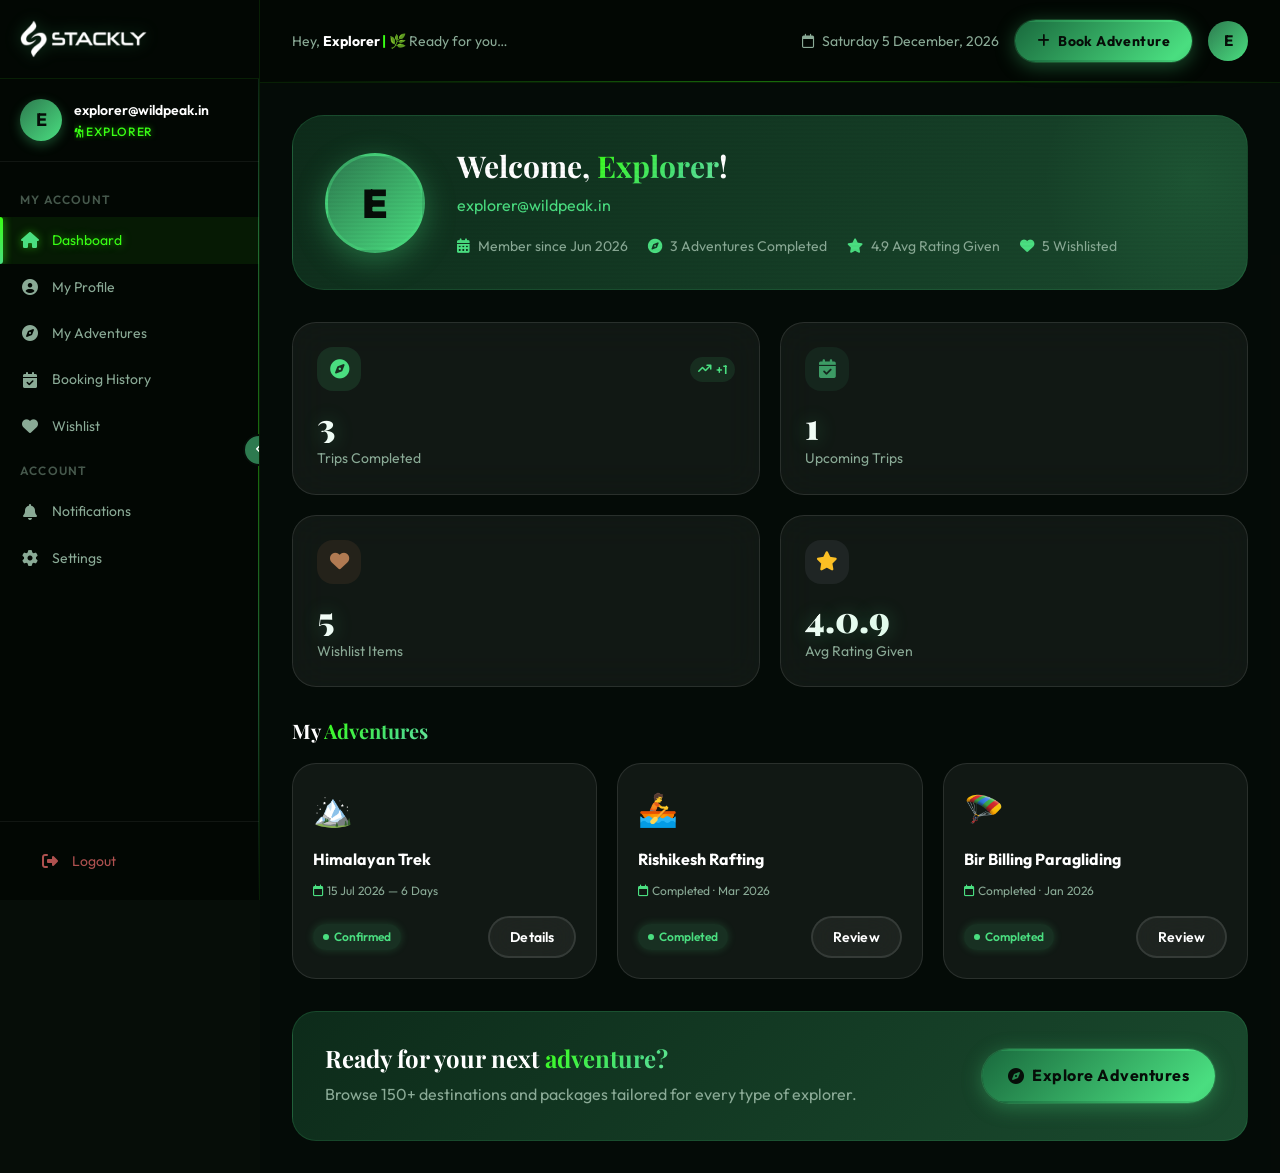
<file: dashboard-customer.html>
<!DOCTYPE html>
<html lang="en">
<head>
  <meta charset="UTF-8" />
  <meta name="viewport" content="width=device-width, initial-scale=1.0" />
  <title>My Dashboard — WildPeak Adventures</title>
  <link rel="icon" href="images/logo.webp" />
  <link rel="stylesheet" href="https://cdnjs.cloudflare.com/ajax/libs/font-awesome/6.5.1/css/all.min.css" />
  <link rel="stylesheet" href="css/style.css" />
  <link rel="stylesheet" href="css/dashboard.css" />
  <link rel="stylesheet" href="css/gaming.css" />
  <style>
    body { overflow-x: hidden; }
    .dashboard-main { overflow-x: hidden; }
    .kpi-grid .kpi-card { min-width: 0; overflow: hidden; }
    .sidebar-brand { position: sticky; top:0; z-index:10; background: rgba(3,8,4,0.98); backdrop-filter: blur(20px); border-bottom: 1px solid rgba(57,255,20,0.1); }
    .dashboard-content { overflow-x: hidden; background: rgba(3,8,4,0.3); }
    @media (max-width: 1300px) { .kpi-grid { grid-template-columns: repeat(2, 1fr); } }
  </style>
</head>
<body>

<div class="dashboard-page">

  <!-- ════════ SIDEBAR ════════ -->
  <aside class="sidebar" id="sidebar" aria-label="Customer Sidebar">
    <a href="index.html" class="sidebar-brand">
      <img src="images/logo.webp" alt="WildPeak Adventures" class="brand-logo-img" />
    </a>

    <button class="sidebar-toggle" id="sidebarToggle" aria-label="Toggle sidebar">
      <i class="fa-solid fa-chevron-left"></i>
    </button>

    <div class="sidebar-user">
      <div class="sidebar-user-avatar dash-user-avatar-letter">E</div>
      <div class="sidebar-user-info">
        <div class="sidebar-user-name dash-user-email">explorer@wildpeak.in</div>
        <div class="sidebar-user-role" style="color:var(--clr-accent-dim);"><i class="fa-solid fa-person-hiking"></i> Explorer</div>
      </div>
    </div>

    <nav class="sidebar-nav" aria-label="Customer Navigation">
      <div class="sidebar-section-label">My Account</div>

      <a href="#" class="sidebar-link active" data-section="sec-overview">
        <i class="fa-solid fa-house"></i>
        <span class="sidebar-link-text">Dashboard</span>
      </a>
      <a href="#" class="sidebar-link" data-section="sec-profile">
        <i class="fa-solid fa-circle-user"></i>
        <span class="sidebar-link-text">My Profile</span>
      </a>
      <a href="#" class="sidebar-link" data-section="sec-adventures">
        <i class="fa-solid fa-compass"></i>
        <span class="sidebar-link-text">My Adventures</span>
      </a>
      <a href="#" class="sidebar-link" data-section="sec-bookings">
        <i class="fa-solid fa-calendar-check"></i>
        <span class="sidebar-link-text">Booking History</span>
      </a>
      <a href="#" class="sidebar-link" data-section="sec-wishlist">
        <i class="fa-solid fa-heart"></i>
        <span class="sidebar-link-text">Wishlist</span>
      </a>

      <div class="sidebar-section-label">Account</div>
      <a href="#" class="sidebar-link" data-section="sec-notifications">
        <i class="fa-solid fa-bell"></i>
        <span class="sidebar-link-text">Notifications</span>
      </a>
      <a href="#" class="sidebar-link" data-section="sec-settings">
        <i class="fa-solid fa-gear"></i>
        <span class="sidebar-link-text">Settings</span>
      </a>
    </nav>

    <div class="sidebar-footer">
      <a href="#" class="sidebar-link logout-link logout-btn">
        <i class="fa-solid fa-right-from-bracket"></i>
        <span class="sidebar-link-text">Logout</span>
      </a>
    </div>
  </aside>

  <!-- ════════ MAIN CONTENT ════════ -->
  <main class="dashboard-main" id="dashMain">

    <!-- Topbar -->
    <header class="dashboard-topbar" style="flex-wrap:wrap;">
      <div class="topbar-left" style="flex:1;min-width:0;overflow:hidden;">
        <button class="sidebar-mobile-toggle" id="mobileSidebarToggle" aria-label="Open sidebar">
          <i class="fa-solid fa-bars"></i>
        </button>
        <div class="topbar-greeting" style="white-space:nowrap;overflow:hidden;text-overflow:ellipsis;max-width:220px;">
          Hey, <strong class="dash-user-name">Explorer</strong> <span class="topbar-greeting-sub">🌿 Ready for your next adventure?</span>
        </div>
      </div>
      <div class="topbar-right" style="flex-shrink:0;">
        <div class="topbar-date">
          <i class="fa-regular fa-calendar"></i>
          <span id="topbarDate"></span>
        </div>
        <a href="404.html" class="btn btn-primary btn-sm ripple topbar-book-btn">
          <i class="fa-solid fa-plus"></i> <span class="topbar-book-text">Book Adventure</span>
        </a>
        <div style="width:40px;height:40px;background:var(--grad-accent);border-radius:50%;display:flex;align-items:center;justify-content:center;font-weight:700;color:#060d08;font-size:0.95rem;flex-shrink:0;" class="dash-user-avatar-letter">E</div>
      </div>
    </header>

    <!-- Content -->
    <div class="dashboard-content">

      <!-- ── SECTION: Overview ── -->
      <div class="dash-section" id="sec-overview">

        <!-- Profile Card -->
        <div class="profile-card">
          <div class="profile-avatar-large dash-user-avatar-letter" style="font-size:2.5rem;">E</div>
          <div class="profile-info">
            <h2>Welcome, <span class="text-gradient dash-user-name">Explorer</span>!</h2>
            <p class="dash-user-email" style="color:var(--clr-accent);">explorer@wildpeak.in</p>
            <div class="profile-info-meta">
              <div class="pmeta-item"><i class="fa-solid fa-calendar-days"></i> Member since Jun 2026</div>
              <div class="pmeta-item"><i class="fa-solid fa-compass"></i> 3 Adventures Completed</div>
              <div class="pmeta-item"><i class="fa-solid fa-star"></i> 4.9 Avg Rating Given</div>
              <div class="pmeta-item"><i class="fa-solid fa-heart"></i> 5 Wishlisted</div>
            </div>
          </div>
        </div>

        <!-- Quick Stats -->
        <div class="kpi-grid" style="margin-bottom:2rem;">
          <div class="kpi-card" style="--kpi-color:var(--grad-accent);">
            <div class="kpi-header">
              <div class="kpi-icon" style="background:rgba(74,222,128,0.12);"><i class="fa-solid fa-compass" style="color:var(--clr-accent);"></i></div>
              <div class="kpi-trend up"><i class="fa-solid fa-arrow-trend-up"></i> +1</div>
            </div>
            <div class="kpi-value" data-counter="3">0</div>
            <div class="kpi-label">Trips Completed</div>
          </div>
          <div class="kpi-card" style="--kpi-color:linear-gradient(135deg,#2d7a4f,#3d9b65);">
            <div class="kpi-header">
              <div class="kpi-icon" style="background:rgba(45,122,79,0.15);"><i class="fa-solid fa-calendar-check" style="color:#3d9b65;"></i></div>
            </div>
            <div class="kpi-value" data-counter="1">0</div>
            <div class="kpi-label">Upcoming Trips</div>
          </div>
          <div class="kpi-card" style="--kpi-color:linear-gradient(135deg,#b07a52,#d4956a);">
            <div class="kpi-header">
              <div class="kpi-icon" style="background:rgba(139,94,60,0.15);"><i class="fa-solid fa-heart" style="color:#b07a52;"></i></div>
            </div>
            <div class="kpi-value" data-counter="5">0</div>
            <div class="kpi-label">Wishlist Items</div>
          </div>
          <div class="kpi-card" style="--kpi-color:linear-gradient(135deg,#6b7280,#9ca3af);">
            <div class="kpi-header">
              <div class="kpi-icon" style="background:rgba(107,114,128,0.15);"><i class="fa-solid fa-star" style="color:#fbbf24;"></i></div>
            </div>
            <div class="kpi-value" data-counter="4" data-float="true" data-suffix=".9">0</div>
            <div class="kpi-label">Avg Rating Given</div>
          </div>
        </div>

        <!-- My Adventures (upcoming) -->
        <h3 style="margin-bottom:1.25rem;font-size:var(--fs-xl);">My <span class="text-gradient">Adventures</span></h3>
        <div class="adventure-cards-grid" style="margin-bottom:2rem;">
          <div class="adv-mini-card">
            <span class="adv-mini-icon">🏔️</span>
            <div class="adv-mini-title">Himalayan Trek</div>
            <div class="adv-mini-date"><i class="fa-regular fa-calendar" style="color:var(--clr-accent);"></i> 15 Jul 2026 — 6 Days</div>
            <div class="adv-mini-status">
              <span class="status-badge status-confirmed"><span class="status-dot"></span>Confirmed</span>
              <a href="404.html" class="btn btn-ghost btn-sm">Details</a>
            </div>
          </div>
          <div class="adv-mini-card">
            <span class="adv-mini-icon">🚣</span>
            <div class="adv-mini-title">Rishikesh Rafting</div>
            <div class="adv-mini-date"><i class="fa-regular fa-calendar" style="color:var(--clr-accent);"></i> Completed · Mar 2026</div>
            <div class="adv-mini-status">
              <span class="status-badge status-confirmed"><span class="status-dot"></span>Completed</span>
              <a href="404.html" class="btn btn-ghost btn-sm">Review</a>
            </div>
          </div>
          <div class="adv-mini-card">
            <span class="adv-mini-icon">🪂</span>
            <div class="adv-mini-title">Bir Billing Paragliding</div>
            <div class="adv-mini-date"><i class="fa-regular fa-calendar" style="color:var(--clr-accent);"></i> Completed · Jan 2026</div>
            <div class="adv-mini-status">
              <span class="status-badge status-confirmed"><span class="status-dot"></span>Completed</span>
              <a href="404.html" class="btn btn-ghost btn-sm">Review</a>
            </div>
          </div>
        </div>

        <!-- Explore More CTA -->
        <div style="background:linear-gradient(135deg,var(--clr-forest-deep),var(--clr-forest-dark));border:1px solid rgba(74,222,128,0.15);border-radius:var(--r-xl);padding:2rem;display:flex;align-items:center;justify-content:space-between;gap:1.5rem;flex-wrap:wrap;">
          <div>
            <h3 style="font-size:var(--fs-2xl);margin-bottom:0.5rem;">Ready for your next <span class="text-gradient">adventure?</span></h3>
            <p>Browse 150+ destinations and packages tailored for every type of explorer.</p>
          </div>
          <a href="404.html" class="btn btn-primary ripple">
            <i class="fa-solid fa-compass"></i> Explore Adventures
          </a>
        </div>
      </div>

      <!-- ── SECTION: Profile ── -->
      <div class="dash-section" id="sec-profile" style="display:none;">
        <div class="dash-page-title"><h1>My <span class="text-gradient">Profile</span></h1></div>
        <div style="background:var(--glass-bg);border:1px solid var(--glass-border);border-radius:var(--r-xl);padding:2rem;">
          <div style="display:grid;grid-template-columns:1fr 1fr;gap:1.5rem;margin-bottom:1.5rem;">

            <div class="form-group">
              <label class="form-label">Full Name</label>
              <input id="pf-name" class="form-control" type="text" placeholder="Your full name" />
              <div id="pf-name-err" style="color:#f87171;font-size:0.78rem;margin-top:4px;display:none;">⚠ Full name is required (min 2 characters)</div>
            </div>

            <div class="form-group">
              <label class="form-label">Email Address</label>
              <input id="pf-email" class="form-control" type="email" placeholder="email@example.com" />
              <div id="pf-email-err" style="color:#f87171;font-size:0.78rem;margin-top:4px;display:none;">⚠ Please enter a valid email address</div>
            </div>

            <div class="form-group">
              <label class="form-label">Phone Number</label>
              <input id="pf-phone" class="form-control" type="tel" placeholder="+91 XXXXX XXXXX" />
              <div id="pf-phone-err" style="color:#f87171;font-size:0.78rem;margin-top:4px;display:none;">⚠ Enter a valid 10-digit phone number</div>
            </div>

            <div class="form-group">
              <label class="form-label">City</label>
              <input id="pf-city" class="form-control" type="text" placeholder="Your city" />
              <div id="pf-city-err" style="color:#f87171;font-size:0.78rem;margin-top:4px;display:none;">⚠ City is required</div>
            </div>

          </div>
          <button id="pfSaveBtn" class="btn btn-primary">Save Changes</button>
        </div>
      </div>

      <!-- ── SECTION: My Adventures ── -->
      <div class="dash-section" id="sec-adventures" style="display:none;">
        <div class="dash-page-title"><h1>My <span class="text-gradient">Adventures</span></h1></div>

        <!-- Filter tabs -->
        <div style="display:flex;gap:0.5rem;flex-wrap:wrap;margin-bottom:1.5rem;">
          <button onclick="filterAdv(this,'all')" class="adv-filter-btn active-filter" style="background:var(--grad-accent);color:#060d08;border:none;padding:0.45rem 1.1rem;border-radius:999px;font-size:0.82rem;font-weight:700;cursor:pointer;">All</button>
          <button onclick="filterAdv(this,'upcoming')" class="adv-filter-btn" style="background:var(--glass-bg);color:var(--clr-text-muted);border:1px solid var(--glass-border);padding:0.45rem 1.1rem;border-radius:999px;font-size:0.82rem;cursor:pointer;">Upcoming</button>
          <button onclick="filterAdv(this,'completed')" class="adv-filter-btn" style="background:var(--glass-bg);color:var(--clr-text-muted);border:1px solid var(--glass-border);padding:0.45rem 1.1rem;border-radius:999px;font-size:0.82rem;cursor:pointer;">Completed</button>
          <button onclick="filterAdv(this,'cancelled')" class="adv-filter-btn" style="background:var(--glass-bg);color:var(--clr-text-muted);border:1px solid var(--glass-border);padding:0.45rem 1.1rem;border-radius:999px;font-size:0.82rem;cursor:pointer;">Cancelled</button>
        </div>

        <!-- Adventure cards -->
        <div style="display:flex;flex-direction:column;gap:1.25rem;" id="advCardList">

          <!-- Card 1: Upcoming -->
          <div class="adv-full-card" data-status="upcoming" style="background:var(--glass-bg);border:1px solid rgba(74,222,128,0.2);border-radius:var(--r-xl);padding:1.5rem;display:flex;gap:1.25rem;align-items:flex-start;flex-wrap:wrap;">
            <div style="width:72px;height:72px;background:linear-gradient(135deg,#1a4731,#2d7a4f);border-radius:var(--r-lg);display:flex;align-items:center;justify-content:center;font-size:2rem;flex-shrink:0;">🏔️</div>
            <div style="flex:1;min-width:200px;">
              <div style="display:flex;justify-content:space-between;align-items:flex-start;flex-wrap:wrap;gap:0.5rem;margin-bottom:0.5rem;">
                <strong style="color:var(--clr-white);font-size:1.05rem;">Himalayan Base Camp Trek</strong>
                <span class="status-badge status-confirmed"><span class="status-dot"></span>Upcoming</span>
              </div>
              <div style="display:flex;gap:1rem;font-size:0.8rem;color:var(--clr-text-muted);flex-wrap:wrap;margin-bottom:0.75rem;">
                <span>📍 Uttarakhand</span><span>📅 15–21 Jul 2026</span><span>⏱ 6 Days</span><span>👤 Guide: Rohan Das</span>
              </div>
              <div style="margin-bottom:0.6rem;">
                <div style="display:flex;justify-content:space-between;font-size:0.75rem;color:var(--clr-text-muted);margin-bottom:0.3rem;"><span>Pre-trip checklist</span><span style="color:var(--clr-accent);">60%</span></div>
                <div style="height:5px;background:rgba(255,255,255,0.08);border-radius:999px;overflow:hidden;"><div style="width:60%;height:100%;background:var(--grad-accent);border-radius:999px;"></div></div>
              </div>
              <div style="display:flex;gap:0.5rem;flex-wrap:wrap;"><a href="404.html" class="btn btn-primary btn-sm">View Details</a><a href="404.html" class="btn btn-ghost btn-sm">Download Itinerary</a></div>
            </div>
          </div>

          <!-- Card 2: Completed -->
          <div class="adv-full-card" data-status="completed" style="background:var(--glass-bg);border:1px solid var(--glass-border);border-radius:var(--r-xl);padding:1.5rem;display:flex;gap:1.25rem;align-items:flex-start;flex-wrap:wrap;">
            <div style="width:72px;height:72px;background:linear-gradient(135deg,#1d4ed8,#3b82f6);border-radius:var(--r-lg);display:flex;align-items:center;justify-content:center;font-size:2rem;flex-shrink:0;">🚣</div>
            <div style="flex:1;min-width:200px;">
              <div style="display:flex;justify-content:space-between;align-items:flex-start;flex-wrap:wrap;gap:0.5rem;margin-bottom:0.5rem;">
                <strong style="color:var(--clr-white);font-size:1.05rem;">Rishikesh Rafting Adventure</strong>
                <span class="status-badge" style="background:rgba(96,165,250,0.1);border-color:rgba(96,165,250,0.25);color:#60a5fa;"><span class="status-dot" style="background:#60a5fa;"></span>Completed</span>
              </div>
              <div style="display:flex;gap:1rem;font-size:0.8rem;color:var(--clr-text-muted);flex-wrap:wrap;margin-bottom:0.75rem;">
                <span>📍 Rishikesh</span><span>📅 Mar 12–14, 2026</span><span>⏱ 3 Days</span><span>👤 Guide: Arjun Mehta</span>
              </div>
              <div style="display:flex;align-items:center;gap:0.5rem;margin-bottom:0.75rem;">
                <span style="color:#fbbf24;font-size:1rem;">★★★★★</span><span style="font-size:0.78rem;color:var(--clr-text-muted);">5.0 — Excellent</span>
              </div>
              <div style="display:flex;gap:0.5rem;flex-wrap:wrap;"><a href="404.html" class="btn btn-ghost btn-sm">View Details</a><a href="404.html" class="btn btn-primary btn-sm">Download Certificate</a></div>
            </div>
          </div>

          <!-- Card 3: Completed -->
          <div class="adv-full-card" data-status="completed" style="background:var(--glass-bg);border:1px solid var(--glass-border);border-radius:var(--r-xl);padding:1.5rem;display:flex;gap:1.25rem;align-items:flex-start;flex-wrap:wrap;">
            <div style="width:72px;height:72px;background:linear-gradient(135deg,#7c3aed,#a855f7);border-radius:var(--r-lg);display:flex;align-items:center;justify-content:center;font-size:2rem;flex-shrink:0;">🪂</div>
            <div style="flex:1;min-width:200px;">
              <div style="display:flex;justify-content:space-between;align-items:flex-start;flex-wrap:wrap;gap:0.5rem;margin-bottom:0.5rem;">
                <strong style="color:var(--clr-white);font-size:1.05rem;">Paragliding Bir Billing</strong>
                <span class="status-badge" style="background:rgba(96,165,250,0.1);border-color:rgba(96,165,250,0.25);color:#60a5fa;"><span class="status-dot" style="background:#60a5fa;"></span>Completed</span>
              </div>
              <div style="display:flex;gap:1rem;font-size:0.8rem;color:var(--clr-text-muted);flex-wrap:wrap;margin-bottom:0.75rem;">
                <span>📍 Himachal Pradesh</span><span>📅 Jan 8, 2026</span><span>⏱ 1 Day</span><span>👤 Guide: Vikram Singh</span>
              </div>
              <div style="display:flex;align-items:center;gap:0.5rem;margin-bottom:0.75rem;">
                <span style="color:#fbbf24;font-size:1rem;">★★★★★</span><span style="font-size:0.78rem;color:var(--clr-text-muted);">5.0 — Excellent</span>
              </div>
              <div style="display:flex;gap:0.5rem;flex-wrap:wrap;"><a href="404.html" class="btn btn-ghost btn-sm">View Details</a><a href="404.html" class="btn btn-primary btn-sm">Download Certificate</a></div>
            </div>
          </div>

          <!-- Card 4: Completed -->
          <div class="adv-full-card" data-status="completed" style="background:var(--glass-bg);border:1px solid var(--glass-border);border-radius:var(--r-xl);padding:1.5rem;display:flex;gap:1.25rem;align-items:flex-start;flex-wrap:wrap;">
            <div style="width:72px;height:72px;background:linear-gradient(135deg,#065f46,#10b981);border-radius:var(--r-lg);display:flex;align-items:center;justify-content:center;font-size:2rem;flex-shrink:0;">🏕️</div>
            <div style="flex:1;min-width:200px;">
              <div style="display:flex;justify-content:space-between;align-items:flex-start;flex-wrap:wrap;gap:0.5rem;margin-bottom:0.5rem;">
                <strong style="color:var(--clr-white);font-size:1.05rem;">Coorg Forest Camping</strong>
                <span class="status-badge" style="background:rgba(96,165,250,0.1);border-color:rgba(96,165,250,0.25);color:#60a5fa;"><span class="status-dot" style="background:#60a5fa;"></span>Completed</span>
              </div>
              <div style="display:flex;gap:1rem;font-size:0.8rem;color:var(--clr-text-muted);flex-wrap:wrap;margin-bottom:0.75rem;">
                <span>📍 Karnataka</span><span>📅 Dec 20–22, 2025</span><span>⏱ 3 Days</span><span>👤 Guide: Priya Sharma</span>
              </div>
              <div style="display:flex;align-items:center;gap:0.5rem;margin-bottom:0.75rem;">
                <span style="color:#fbbf24;font-size:1rem;">★★★★☆</span><span style="font-size:0.78rem;color:var(--clr-text-muted);">4.0 — Great</span>
              </div>
              <div style="display:flex;gap:0.5rem;flex-wrap:wrap;"><a href="404.html" class="btn btn-ghost btn-sm">View Details</a><a href="404.html" class="btn btn-primary btn-sm">Download Certificate</a></div>
            </div>
          </div>

          <!-- Card 5: Cancelled -->
          <div class="adv-full-card" data-status="cancelled" style="background:rgba(248,113,113,0.03);border:1px solid rgba(248,113,113,0.15);border-radius:var(--r-xl);padding:1.5rem;display:flex;gap:1.25rem;align-items:flex-start;flex-wrap:wrap;">
            <div style="width:72px;height:72px;background:linear-gradient(135deg,#1e3a5f,#2563eb);border-radius:var(--r-lg);display:flex;align-items:center;justify-content:center;font-size:2rem;flex-shrink:0;opacity:0.6;">❄️</div>
            <div style="flex:1;min-width:200px;">
              <div style="display:flex;justify-content:space-between;align-items:flex-start;flex-wrap:wrap;gap:0.5rem;margin-bottom:0.5rem;">
                <strong style="color:var(--clr-text-muted);font-size:1.05rem;">Kashmir Winter Trek</strong>
                <span class="status-badge status-cancelled"><span class="status-dot"></span>Cancelled</span>
              </div>
              <div style="display:flex;gap:1rem;font-size:0.8rem;color:var(--clr-text-muted);flex-wrap:wrap;margin-bottom:0.75rem;">
                <span>📍 J&amp;K</span><span>📅 Nov 5–10, 2025</span><span>⏱ 5 Days</span><span>👤 Guide: Neha Kapoor</span>
              </div>
              <div style="display:flex;gap:0.5rem;flex-wrap:wrap;"><a href="404.html" class="btn btn-ghost btn-sm">View Details</a><a href="404.html" class="btn btn-ghost btn-sm">View Refund Status</a></div>
            </div>
          </div>
        </div>
      </div>

      <!-- ── SECTION: Bookings ── -->
      <div class="dash-section" id="sec-bookings" style="display:none;">
        <div class="dash-page-title"><h1>Booking <span class="text-gradient">History</span></h1></div>

        <!-- Stats -->
        <div style="display:grid;grid-template-columns:repeat(5,1fr);gap:1rem;margin-bottom:1.5rem;">
          <div style="background:var(--glass-bg);border:1px solid var(--glass-border);border-radius:var(--r-lg);padding:1.1rem;text-align:center;"><div style="font-size:1.5rem;font-weight:800;color:var(--clr-accent);">5</div><div style="font-size:0.72rem;color:var(--clr-text-muted);margin-top:0.2rem;">Total</div></div>
          <div style="background:var(--glass-bg);border:1px solid var(--glass-border);border-radius:var(--r-lg);padding:1.1rem;text-align:center;"><div style="font-size:1.5rem;font-weight:800;color:#4ade80;">1</div><div style="font-size:0.72rem;color:var(--clr-text-muted);margin-top:0.2rem;">Upcoming</div></div>
          <div style="background:var(--glass-bg);border:1px solid var(--glass-border);border-radius:var(--r-lg);padding:1.1rem;text-align:center;"><div style="font-size:1.5rem;font-weight:800;color:#60a5fa;">3</div><div style="font-size:0.72rem;color:var(--clr-text-muted);margin-top:0.2rem;">Completed</div></div>
          <div style="background:var(--glass-bg);border:1px solid var(--glass-border);border-radius:var(--r-lg);padding:1.1rem;text-align:center;"><div style="font-size:1.5rem;font-weight:800;color:#f87171;">1</div><div style="font-size:0.72rem;color:var(--clr-text-muted);margin-top:0.2rem;">Cancelled</div></div>
          <div style="background:var(--glass-bg);border:1px solid var(--glass-border);border-radius:var(--r-lg);padding:1.1rem;text-align:center;"><div style="font-size:1.2rem;font-weight:800;color:var(--clr-accent);">₹30,495</div><div style="font-size:0.72rem;color:var(--clr-text-muted);margin-top:0.2rem;">Total Spent</div></div>
        </div>

        <!-- Toolbar -->
        <div style="display:flex;gap:0.75rem;flex-wrap:wrap;align-items:center;margin-bottom:1rem;">
          <div style="flex:1;min-width:180px;position:relative;">
            <i class="fa-solid fa-search" style="position:absolute;left:0.9rem;top:50%;transform:translateY(-50%);color:var(--clr-text-muted);font-size:0.8rem;"></i>
            <input type="text" placeholder="Search bookings..." style="width:100%;background:var(--glass-bg);border:1px solid var(--glass-border);border-radius:var(--r-md);padding:0.6rem 0.9rem 0.6rem 2.2rem;color:var(--clr-white);font-size:0.88rem;outline:none;">
          </div>
          <select style="background:var(--glass-bg);border:1px solid var(--glass-border);border-radius:var(--r-md);padding:0.6rem 1rem;color:var(--clr-white);font-size:0.88rem;outline:none;">
            <option>All Status</option><option>Confirmed</option><option>Completed</option><option>Cancelled</option>
          </select>
          <a href="404.html" class="btn btn-ghost btn-sm"><i class="fa-solid fa-download"></i> Download All</a>
        </div>

        <div class="dash-table-card">
          <div style="overflow-x:auto;">
            <table class="dash-table">
              <thead><tr><th>Booking ID</th><th>Package</th><th>Travel Date</th><th>Duration</th><th>Amount</th><th>Status</th><th>Action</th></tr></thead>
              <tbody>
                <tr><td><code style="color:var(--clr-accent);font-size:0.78rem;">#WP-2026-0891</code></td><td>Himalayan Trek 6D</td><td>15 Jul 2026</td><td>6 Days</td><td style="color:var(--clr-accent);font-weight:700;">₹8,999</td><td><span class="status-badge status-confirmed"><span class="status-dot"></span>Confirmed</span></td><td><a href="404.html" class="btn btn-ghost btn-sm">View Invoice</a></td></tr>
                <tr><td><code style="color:var(--clr-accent);font-size:0.78rem;">#WP-2026-0345</code></td><td>Rishikesh Rafting 3D</td><td>Mar 12, 2026</td><td>3 Days</td><td style="color:var(--clr-accent);font-weight:700;">₹4,499</td><td><span class="status-badge" style="background:rgba(96,165,250,0.1);border-color:rgba(96,165,250,0.25);color:#60a5fa;"><span class="status-dot" style="background:#60a5fa;"></span>Completed</span></td><td><a href="404.html" class="btn btn-ghost btn-sm">Download Receipt</a></td></tr>
                <tr><td><code style="color:var(--clr-accent);font-size:0.78rem;">#WP-2026-0112</code></td><td>Paragliding Bir Billing</td><td>Jan 8, 2026</td><td>1 Day</td><td style="color:var(--clr-accent);font-weight:700;">₹6,999</td><td><span class="status-badge" style="background:rgba(96,165,250,0.1);border-color:rgba(96,165,250,0.25);color:#60a5fa;"><span class="status-dot" style="background:#60a5fa;"></span>Completed</span></td><td><a href="404.html" class="btn btn-ghost btn-sm">Download Receipt</a></td></tr>
                <tr><td><code style="color:var(--clr-accent);font-size:0.78rem;">#WP-2025-0889</code></td><td>Coorg Forest Escape 3D</td><td>Dec 20, 2025</td><td>3 Days</td><td style="color:var(--clr-accent);font-weight:700;">₹5,999</td><td><span class="status-badge" style="background:rgba(96,165,250,0.1);border-color:rgba(96,165,250,0.25);color:#60a5fa;"><span class="status-dot" style="background:#60a5fa;"></span>Completed</span></td><td><a href="404.html" class="btn btn-ghost btn-sm">Download Receipt</a></td></tr>
                <tr><td><code style="color:var(--clr-accent);font-size:0.78rem;">#WP-2025-0654</code></td><td>Kashmir Winter Trek 5D</td><td>Nov 5, 2025</td><td>5 Days</td><td style="color:var(--clr-text-muted);font-weight:700;text-decoration:line-through;">₹13,999</td><td><span class="status-badge status-cancelled"><span class="status-dot"></span>Cancelled</span></td><td><a href="404.html" class="btn btn-ghost btn-sm">View Refund</a></td></tr>
              </tbody>
            </table>
          </div>
        </div>
      </div>

      <!-- ── SECTION: Wishlist ── -->
      <div class="dash-section" id="sec-wishlist" style="display:none;">
        <div class="dash-page-title"><h1>My <span class="text-gradient">Wishlist</span></h1><p style="color:var(--clr-text-muted);font-size:0.88rem;margin-top:0.25rem;">5 adventures saved</p></div>

        <div style="display:grid;grid-template-columns:repeat(2,1fr);gap:1.25rem;">
          <!-- Wishlist 1 -->
          <div style="background:var(--glass-bg);border:1px solid var(--glass-border);border-radius:var(--r-xl);padding:1.5rem;display:flex;flex-direction:column;gap:1rem;">
            <div style="display:flex;align-items:center;gap:1rem;">
              <div style="width:56px;height:56px;background:linear-gradient(135deg,#065f46,#10b981);border-radius:var(--r-lg);display:flex;align-items:center;justify-content:center;font-size:1.5rem;flex-shrink:0;">🏕️</div>
              <div><div style="font-weight:700;color:var(--clr-white);">Meghalaya Root Bridge Trek</div><div style="font-size:0.8rem;color:var(--clr-text-muted);">Northeast India</div></div>
            </div>
            <div style="display:flex;gap:0.75rem;flex-wrap:wrap;font-size:0.78rem;">
              <span style="color:var(--clr-text-muted);">⏱ 6 Days</span>
              <span style="background:rgba(249,115,22,0.12);color:#f97316;padding:2px 8px;border-radius:999px;">Hard</span>
              <span style="color:var(--clr-accent);font-weight:700;">From ₹11,999</span>
            </div>
            <p style="font-size:0.82rem;color:var(--clr-text-muted);margin:0;">Explore the stunning living root bridges deep in Meghalaya's rain forests.</p>
            <div style="display:flex;gap:0.5rem;"><a href="404.html" class="btn btn-primary btn-sm" style="flex:1;justify-content:center;">Book Now</a><a href="404.html" class="btn btn-ghost btn-sm" style="color:#f87171;">♡ Remove</a></div>
          </div>
          <!-- Wishlist 2 -->
          <div style="background:var(--glass-bg);border:1px solid var(--glass-border);border-radius:var(--r-xl);padding:1.5rem;display:flex;flex-direction:column;gap:1rem;">
            <div style="display:flex;align-items:center;gap:1rem;">
              <div style="width:56px;height:56px;background:linear-gradient(135deg,#1e3a5f,#2563eb);border-radius:var(--r-lg);display:flex;align-items:center;justify-content:center;font-size:1.5rem;flex-shrink:0;">❄️</div>
              <div><div style="font-weight:700;color:var(--clr-white);">Kashmir Winter Sports</div><div style="font-size:0.8rem;color:var(--clr-text-muted);">J&amp;K, India</div></div>
            </div>
            <div style="display:flex;gap:0.75rem;flex-wrap:wrap;font-size:0.78rem;">
              <span style="color:var(--clr-text-muted);">⏱ 5 Days</span>
              <span style="background:rgba(251,191,36,0.12);color:#fbbf24;padding:2px 8px;border-radius:999px;">Moderate</span>
              <span style="color:var(--clr-accent);font-weight:700;">From ₹16,999</span>
            </div>
            <p style="font-size:0.82rem;color:var(--clr-text-muted);margin:0;">Skiing, snowboarding and sled rides in the snowy paradise of Gulmarg.</p>
            <div style="display:flex;gap:0.5rem;"><a href="404.html" class="btn btn-primary btn-sm" style="flex:1;justify-content:center;">Book Now</a><a href="404.html" class="btn btn-ghost btn-sm" style="color:#f87171;">♡ Remove</a></div>
          </div>
          <!-- Wishlist 3 -->
          <div style="background:var(--glass-bg);border:1px solid var(--glass-border);border-radius:var(--r-xl);padding:1.5rem;display:flex;flex-direction:column;gap:1rem;">
            <div style="display:flex;align-items:center;gap:1rem;">
              <div style="width:56px;height:56px;background:linear-gradient(135deg,#166534,#4ade80);border-radius:var(--r-lg);display:flex;align-items:center;justify-content:center;font-size:1.5rem;flex-shrink:0;">🌿</div>
              <div><div style="font-weight:700;color:var(--clr-white);">Western Ghats Camping</div><div style="font-size:0.8rem;color:var(--clr-text-muted);">Kerala, India</div></div>
            </div>
            <div style="display:flex;gap:0.75rem;flex-wrap:wrap;font-size:0.78rem;">
              <span style="color:var(--clr-text-muted);">⏱ 3 Days</span>
              <span style="background:rgba(74,222,128,0.12);color:var(--clr-accent);padding:2px 8px;border-radius:999px;">Easy</span>
              <span style="color:var(--clr-accent);font-weight:700;">From ₹5,999</span>
            </div>
            <p style="font-size:0.82rem;color:var(--clr-text-muted);margin:0;">Immerse in lush rainforest nights, tea gardens and misty mornings.</p>
            <div style="display:flex;gap:0.5rem;"><a href="404.html" class="btn btn-primary btn-sm" style="flex:1;justify-content:center;">Book Now</a><a href="404.html" class="btn btn-ghost btn-sm" style="color:#f87171;">♡ Remove</a></div>
          </div>
          <!-- Wishlist 4 -->
          <div style="background:var(--glass-bg);border:1px solid var(--glass-border);border-radius:var(--r-xl);padding:1.5rem;display:flex;flex-direction:column;gap:1rem;">
            <div style="display:flex;align-items:center;gap:1rem;">
              <div style="width:56px;height:56px;background:linear-gradient(135deg,#7c2d12,#f97316);border-radius:var(--r-lg);display:flex;align-items:center;justify-content:center;font-size:1.5rem;flex-shrink:0;">🏔️</div>
              <div><div style="font-weight:700;color:var(--clr-white);">Spiti Valley Expedition</div><div style="font-size:0.8rem;color:var(--clr-text-muted);">Himachal Pradesh</div></div>
            </div>
            <div style="display:flex;gap:0.75rem;flex-wrap:wrap;font-size:0.78rem;">
              <span style="color:var(--clr-text-muted);">⏱ 8 Days</span>
              <span style="background:rgba(248,113,113,0.12);color:#f87171;padding:2px 8px;border-radius:999px;">Extreme</span>
              <span style="color:var(--clr-accent);font-weight:700;">From ₹22,999</span>
            </div>
            <p style="font-size:0.82rem;color:var(--clr-text-muted);margin:0;">High-altitude desert adventure through ancient monasteries and stark landscapes.</p>
            <div style="display:flex;gap:0.5rem;"><a href="404.html" class="btn btn-primary btn-sm" style="flex:1;justify-content:center;">Book Now</a><a href="404.html" class="btn btn-ghost btn-sm" style="color:#f87171;">♡ Remove</a></div>
          </div>
          <!-- Wishlist 5 -->
          <div style="background:var(--glass-bg);border:1px solid var(--glass-border);border-radius:var(--r-xl);padding:1.5rem;display:flex;flex-direction:column;gap:1rem;">
            <div style="display:flex;align-items:center;gap:1rem;">
              <div style="width:56px;height:56px;background:linear-gradient(135deg,#713f12,#d97706);border-radius:var(--r-lg);display:flex;align-items:center;justify-content:center;font-size:1.5rem;flex-shrink:0;">🦁</div>
              <div><div style="font-weight:700;color:var(--clr-white);">Jim Corbett Wildlife Safari</div><div style="font-size:0.8rem;color:var(--clr-text-muted);">Uttarakhand</div></div>
            </div>
            <div style="display:flex;gap:0.75rem;flex-wrap:wrap;font-size:0.78rem;">
              <span style="color:var(--clr-text-muted);">⏱ 3 Days</span>
              <span style="background:rgba(74,222,128,0.12);color:var(--clr-accent);padding:2px 8px;border-radius:999px;">Easy</span>
              <span style="color:var(--clr-accent);font-weight:700;">From ₹7,499</span>
            </div>
            <p style="font-size:0.82rem;color:var(--clr-text-muted);margin:0;">Spot tigers, elephants and leopards in India's oldest national park.</p>
            <div style="display:flex;gap:0.5rem;"><a href="404.html" class="btn btn-primary btn-sm" style="flex:1;justify-content:center;">Book Now</a><a href="404.html" class="btn btn-ghost btn-sm" style="color:#f87171;">♡ Remove</a></div>
          </div>
        </div>
      </div>

      <!-- ── SECTION: Notifications ── -->
      <div class="dash-section" id="sec-notifications" style="display:none;">
        <div style="display:flex;align-items:center;justify-content:space-between;flex-wrap:wrap;gap:1rem;margin-bottom:1.5rem;">
          <div class="dash-page-title" style="margin:0;"><h1><span class="text-gradient">Notifications</span></h1></div>
          <a href="404.html" class="btn btn-ghost btn-sm">Mark All Read</a>
        </div>
        <div style="display:flex;flex-direction:column;gap:0.85rem;">
          <!-- 1 Unread -->
          <div style="background:rgba(74,222,128,0.05);border:1px solid rgba(74,222,128,0.2);border-radius:var(--r-lg);padding:1.25rem;display:flex;gap:1rem;align-items:flex-start;">
            <div style="width:44px;height:44px;background:linear-gradient(135deg,#14532d,#4ade80);border-radius:50%;display:flex;align-items:center;justify-content:center;font-size:1.15rem;flex-shrink:0;">✅</div>
            <div style="flex:1;min-width:0;">
              <div style="display:flex;justify-content:space-between;align-items:center;flex-wrap:wrap;gap:0.25rem;margin-bottom:0.25rem;">
                <strong style="color:var(--clr-white);font-size:0.92rem;">Booking Confirmed!</strong>
                <div style="display:flex;align-items:center;gap:0.5rem;"><span style="font-size:0.72rem;color:var(--clr-text-muted);">2 hours ago</span><div style="width:7px;height:7px;background:#f87171;border-radius:50%;"></div></div>
              </div>
              <p style="font-size:0.82rem;color:var(--clr-text-muted);margin:0;">Your Himalayan Trek (15 Jul 2026) has been confirmed. Check your email for full itinerary details.</p>
            </div>
          </div>
          <!-- 2 Unread -->
          <div style="background:rgba(251,191,36,0.04);border:1px solid rgba(251,191,36,0.18);border-radius:var(--r-lg);padding:1.25rem;display:flex;gap:1rem;align-items:flex-start;">
            <div style="width:44px;height:44px;background:rgba(251,191,36,0.15);border:1px solid rgba(251,191,36,0.3);border-radius:50%;display:flex;align-items:center;justify-content:center;font-size:1.15rem;flex-shrink:0;">🎉</div>
            <div style="flex:1;min-width:0;">
              <div style="display:flex;justify-content:space-between;align-items:center;flex-wrap:wrap;gap:0.25rem;margin-bottom:0.25rem;">
                <strong style="color:var(--clr-white);font-size:0.92rem;">Special Offer — 20% Off!</strong>
                <div style="display:flex;align-items:center;gap:0.5rem;"><span style="font-size:0.72rem;color:var(--clr-text-muted);">1 day ago</span><div style="width:7px;height:7px;background:#f87171;border-radius:50%;"></div></div>
              </div>
              <p style="font-size:0.82rem;color:var(--clr-text-muted);margin:0;">Use code <strong style="color:var(--clr-accent);">WILD20</strong> at checkout for 20% off your next booking. Valid till 30 Jul 2026.</p>
            </div>
          </div>
          <!-- 3 Read -->
          <div style="background:var(--glass-bg);border:1px solid var(--glass-border);border-radius:var(--r-lg);padding:1.25rem;display:flex;gap:1rem;align-items:flex-start;">
            <div style="width:44px;height:44px;background:rgba(96,165,250,0.12);border:1px solid rgba(96,165,250,0.25);border-radius:50%;display:flex;align-items:center;justify-content:center;font-size:1.15rem;flex-shrink:0;">📄</div>
            <div style="flex:1;min-width:0;">
              <div style="display:flex;justify-content:space-between;align-items:center;flex-wrap:wrap;gap:0.25rem;margin-bottom:0.25rem;">
                <strong style="color:var(--clr-text-muted);font-size:0.92rem;">Invoice Ready</strong>
                <span style="font-size:0.72rem;color:var(--clr-text-muted);">3 days ago</span>
              </div>
              <p style="font-size:0.82rem;color:var(--clr-text-muted);margin:0;">Your invoice for Rishikesh Rafting (#WP-2026-0345) is ready to <a href="404.html" style="color:var(--clr-accent);">download</a>.</p>
            </div>
          </div>
          <!-- 4 Read -->
          <div style="background:var(--glass-bg);border:1px solid var(--glass-border);border-radius:var(--r-lg);padding:1.25rem;display:flex;gap:1rem;align-items:flex-start;">
            <div style="width:44px;height:44px;background:rgba(167,139,250,0.12);border:1px solid rgba(167,139,250,0.25);border-radius:50%;display:flex;align-items:center;justify-content:center;font-size:1.15rem;flex-shrink:0;">⭐</div>
            <div style="flex:1;min-width:0;">
              <div style="display:flex;justify-content:space-between;align-items:center;flex-wrap:wrap;gap:0.25rem;margin-bottom:0.25rem;">
                <strong style="color:var(--clr-text-muted);font-size:0.92rem;">Rate Your Experience</strong>
                <span style="font-size:0.72rem;color:var(--clr-text-muted);">5 days ago</span>
              </div>
              <p style="font-size:0.82rem;color:var(--clr-text-muted);margin:0;">How was the Paragliding Bir Billing trip? Share your feedback and earn <strong style="color:var(--clr-accent);">50 WildPoints</strong>.</p>
            </div>
          </div>
          <!-- 5 Read -->
          <div style="background:var(--glass-bg);border:1px solid var(--glass-border);border-radius:var(--r-lg);padding:1.25rem;display:flex;gap:1rem;align-items:flex-start;">
            <div style="width:44px;height:44px;background:rgba(248,113,113,0.1);border:1px solid rgba(248,113,113,0.2);border-radius:50%;display:flex;align-items:center;justify-content:center;font-size:1.15rem;flex-shrink:0;">🚨</div>
            <div style="flex:1;min-width:0;">
              <div style="display:flex;justify-content:space-between;align-items:center;flex-wrap:wrap;gap:0.25rem;margin-bottom:0.25rem;">
                <strong style="color:var(--clr-text-muted);font-size:0.92rem;">Trip Reminder</strong>
                <span style="font-size:0.72rem;color:var(--clr-text-muted);">1 week ago</span>
              </div>
              <p style="font-size:0.82rem;color:var(--clr-text-muted);margin:0;">Your Himalayan Trek starts in 20 days. Complete your pre-trip checklist now.</p>
            </div>
          </div>
          <!-- 6 Read -->
          <div style="background:var(--glass-bg);border:1px solid var(--glass-border);border-radius:var(--r-lg);padding:1.25rem;display:flex;gap:1rem;align-items:flex-start;">
            <div style="width:44px;height:44px;background:rgba(20,184,166,0.1);border:1px solid rgba(20,184,166,0.25);border-radius:50%;display:flex;align-items:center;justify-content:center;font-size:1.15rem;flex-shrink:0;">🎁</div>
            <div style="flex:1;min-width:0;">
              <div style="display:flex;justify-content:space-between;align-items:center;flex-wrap:wrap;gap:0.25rem;margin-bottom:0.25rem;">
                <strong style="color:var(--clr-text-muted);font-size:0.92rem;">WildPoints Earned</strong>
                <span style="font-size:0.72rem;color:var(--clr-text-muted);">2 weeks ago</span>
              </div>
              <p style="font-size:0.82rem;color:var(--clr-text-muted);margin:0;">You earned <strong style="color:var(--clr-accent);">450 WildPoints</strong> from your Coorg Camping trip. Redeem on your next booking!</p>
            </div>
          </div>
        </div>
      </div>

      <!-- ── SECTION: Settings ── -->
      <div class="dash-section" id="sec-settings" style="display:none;">
        <div class="dash-page-title"><h1>Account <span class="text-gradient">Settings</span></h1></div>
        <div style="display:flex;flex-direction:column;gap:1.5rem;">

          <!-- Notification Prefs -->
          <div style="background:var(--glass-bg);border:1px solid var(--glass-border);border-radius:var(--r-xl);padding:2rem;">
            <h3 style="margin-bottom:1.5rem;font-size:1rem;display:flex;align-items:center;gap:0.6rem;"><i class="fa-solid fa-bell" style="color:var(--clr-accent);"></i> Notification Preferences</h3>
            <div style="display:flex;flex-direction:column;gap:0.9rem;">
              <div style="display:flex;justify-content:space-between;align-items:center;padding:0.85rem 1rem;background:rgba(255,255,255,0.03);border-radius:var(--r-md);">
                <div><strong style="color:var(--clr-white);font-size:0.9rem;">Email Notifications</strong><p style="font-size:0.78rem;margin:0;color:var(--clr-text-muted);">Receive booking updates and offers via email</p></div>
                <div style="width:44px;height:24px;background:var(--grad-accent);border-radius:var(--r-full);position:relative;cursor:pointer;flex-shrink:0;"><div style="width:20px;height:20px;background:white;border-radius:50%;position:absolute;right:2px;top:2px;"></div></div>
              </div>
              <div style="display:flex;justify-content:space-between;align-items:center;padding:0.85rem 1rem;background:rgba(255,255,255,0.03);border-radius:var(--r-md);">
                <div><strong style="color:var(--clr-white);font-size:0.9rem;">SMS Alerts</strong><p style="font-size:0.78rem;margin:0;color:var(--clr-text-muted);">Get SMS reminders for upcoming trips</p></div>
                <div style="width:44px;height:24px;background:rgba(255,255,255,0.1);border-radius:var(--r-full);position:relative;cursor:pointer;flex-shrink:0;"><div style="width:20px;height:20px;background:white;border-radius:50%;position:absolute;left:2px;top:2px;"></div></div>
              </div>
              <div style="display:flex;justify-content:space-between;align-items:center;padding:0.85rem 1rem;background:rgba(255,255,255,0.03);border-radius:var(--r-md);">
                <div><strong style="color:var(--clr-white);font-size:0.9rem;">Push Notifications</strong><p style="font-size:0.78rem;margin:0;color:var(--clr-text-muted);">Browser push for real-time booking updates</p></div>
                <div style="width:44px;height:24px;background:var(--grad-accent);border-radius:var(--r-full);position:relative;cursor:pointer;flex-shrink:0;"><div style="width:20px;height:20px;background:white;border-radius:50%;position:absolute;right:2px;top:2px;"></div></div>
              </div>
              <div style="display:flex;justify-content:space-between;align-items:center;padding:0.85rem 1rem;background:rgba(255,255,255,0.03);border-radius:var(--r-md);">
                <div><strong style="color:var(--clr-white);font-size:0.9rem;">Newsletter</strong><p style="font-size:0.78rem;margin:0;color:var(--clr-text-muted);">Weekly adventure stories and travel tips</p></div>
                <div style="width:44px;height:24px;background:rgba(255,255,255,0.1);border-radius:var(--r-full);position:relative;cursor:pointer;flex-shrink:0;"><div style="width:20px;height:20px;background:white;border-radius:50%;position:absolute;left:2px;top:2px;"></div></div>
              </div>
            </div>
          </div>

          <!-- Privacy & Security -->
          <div style="background:var(--glass-bg);border:1px solid var(--glass-border);border-radius:var(--r-xl);padding:2rem;">
            <h3 style="margin-bottom:1.5rem;font-size:1rem;display:flex;align-items:center;gap:0.6rem;"><i class="fa-solid fa-shield-halved" style="color:var(--clr-accent);"></i> Privacy &amp; Security</h3>
            <div style="display:flex;flex-direction:column;gap:0.9rem;">
              <div style="display:flex;justify-content:space-between;align-items:center;padding:0.85rem 1rem;background:rgba(255,255,255,0.03);border-radius:var(--r-md);">
                <div><strong style="color:var(--clr-white);font-size:0.9rem;">Profile Visibility</strong><p style="font-size:0.78rem;margin:0;color:var(--clr-text-muted);">Show my profile to assigned trip guides</p></div>
                <div style="width:44px;height:24px;background:var(--grad-accent);border-radius:var(--r-full);position:relative;cursor:pointer;flex-shrink:0;"><div style="width:20px;height:20px;background:white;border-radius:50%;position:absolute;right:2px;top:2px;"></div></div>
              </div>
              <div style="display:flex;justify-content:space-between;align-items:center;padding:0.85rem 1rem;background:rgba(255,255,255,0.03);border-radius:var(--r-md);flex-wrap:wrap;gap:0.75rem;">
                <div><strong style="color:var(--clr-white);font-size:0.9rem;">Two-Factor Authentication</strong><p style="font-size:0.78rem;margin:0;color:var(--clr-text-muted);">Extra security for your account login</p></div>
                <div style="display:flex;align-items:center;gap:0.75rem;">
                  <div style="width:44px;height:24px;background:rgba(255,255,255,0.1);border-radius:var(--r-full);position:relative;flex-shrink:0;"><div style="width:20px;height:20px;background:white;border-radius:50%;position:absolute;left:2px;top:2px;"></div></div>
                  <a href="404.html" class="btn btn-ghost btn-sm">Enable</a>
                </div>
              </div>
              <div style="display:flex;justify-content:space-between;align-items:center;padding:0.85rem 1rem;background:rgba(255,255,255,0.03);border-radius:var(--r-md);flex-wrap:wrap;gap:0.75rem;">
                <div><strong style="color:var(--clr-white);font-size:0.9rem;">Active Sessions</strong><p style="font-size:0.78rem;margin:0;color:var(--clr-text-muted);">2 devices currently signed in</p></div>
                <a href="404.html" class="btn btn-ghost btn-sm">View Sessions</a>
              </div>
            </div>
            <div style="margin-top:1.25rem;"><a href="404.html" class="btn btn-ghost btn-sm">Change Password</a></div>
          </div>

          <!-- WildPoints Loyalty -->
          <div style="background:linear-gradient(135deg,rgba(13,43,26,0.7),rgba(74,222,128,0.06));border:1px solid rgba(74,222,128,0.2);border-radius:var(--r-xl);padding:2rem;">
            <h3 style="margin-bottom:1.5rem;font-size:1rem;display:flex;align-items:center;gap:0.6rem;"><i class="fa-solid fa-star" style="color:var(--clr-accent);"></i> WildPoints &amp; Loyalty</h3>
            <div style="text-align:center;margin-bottom:1.5rem;">
              <div style="font-size:3rem;font-weight:900;color:var(--clr-accent);line-height:1;">1,250</div>
              <div style="font-size:0.82rem;color:var(--clr-text-muted);margin-top:0.25rem;">WildPoints Balance</div>
            </div>
            <div style="margin-bottom:1.25rem;">
              <div style="display:flex;justify-content:space-between;font-size:0.78rem;color:var(--clr-text-muted);margin-bottom:0.4rem;"><span>1,250 / 2,000 pts to Gold</span><span style="color:var(--clr-accent);">62%</span></div>
              <div style="height:8px;background:rgba(255,255,255,0.08);border-radius:999px;overflow:hidden;"><div style="width:62%;height:100%;background:var(--grad-accent);border-radius:999px;"></div></div>
            </div>
            <div style="display:flex;gap:0.5rem;justify-content:center;margin-bottom:1.25rem;flex-wrap:wrap;">
              <span style="background:rgba(251,191,36,0.15);color:#fbbf24;border:1px solid rgba(251,191,36,0.3);font-size:0.75rem;font-weight:700;padding:4px 14px;border-radius:999px;">🥉 Bronze (Current)</span>
              <span style="background:rgba(255,255,255,0.06);color:var(--clr-text-muted);font-size:0.75rem;padding:4px 14px;border-radius:999px;">Silver</span>
              <span style="background:rgba(255,255,255,0.06);color:var(--clr-text-muted);font-size:0.75rem;padding:4px 14px;border-radius:999px;">Gold</span>
              <span style="background:rgba(255,255,255,0.06);color:var(--clr-text-muted);font-size:0.75rem;padding:4px 14px;border-radius:999px;">Platinum</span>
            </div>
            <div style="display:flex;gap:0.75rem;justify-content:center;flex-wrap:wrap;">
              <a href="404.html" class="btn btn-primary btn-sm">Redeem Points</a>
              <a href="404.html" class="btn btn-ghost btn-sm">View History</a>
            </div>
          </div>

          <!-- Danger Zone -->
          <div style="background:rgba(248,113,113,0.04);border:1px solid rgba(248,113,113,0.25);border-radius:var(--r-xl);padding:2rem;">
            <h3 style="margin-bottom:1.5rem;font-size:1rem;color:#f87171;display:flex;align-items:center;gap:0.6rem;"><i class="fa-solid fa-triangle-exclamation"></i> Danger Zone</h3>
            <div style="display:flex;flex-direction:column;gap:1rem;">
              <div style="display:flex;justify-content:space-between;align-items:center;padding:0.9rem 1rem;background:rgba(255,255,255,0.02);border-radius:var(--r-md);flex-wrap:wrap;gap:0.75rem;">
                <div><strong style="color:var(--clr-white);font-size:0.9rem;">Download My Data</strong><p style="font-size:0.78rem;margin:0;color:var(--clr-text-muted);">Export all your personal data and booking history</p></div>
                <a href="404.html" class="btn btn-sm" style="background:rgba(248,113,113,0.1);color:#f87171;border:1px solid rgba(248,113,113,0.3);">Download</a>
              </div>
              <div style="display:flex;justify-content:space-between;align-items:center;padding:0.9rem 1rem;background:rgba(255,255,255,0.02);border-radius:var(--r-md);flex-wrap:wrap;gap:0.75rem;">
                <div><strong style="color:#f87171;font-size:0.9rem;">Delete Account</strong><p style="font-size:0.78rem;margin:0;color:var(--clr-text-muted);">⚠️ This permanently removes your account and all data</p></div>
                <a href="404.html" class="btn btn-sm" style="background:#f87171;color:#fff;border:none;">Delete</a>
              </div>
            </div>
          </div>
        </div>
      </div>

    </div><!-- /dashboard-content -->
  </main>
</div>

<script src="js/dashboard.js"></script>
<script>
  /* ── My Profile Form Validation ── */
  const pfSaveBtn = document.getElementById('pfSaveBtn');
  if (pfSaveBtn) {
    pfSaveBtn.addEventListener('click', function () {
      const name  = document.getElementById('pf-name');
      const email = document.getElementById('pf-email');
      const phone = document.getElementById('pf-phone');
      const city  = document.getElementById('pf-city');

      const nameErr  = document.getElementById('pf-name-err');
      const emailErr = document.getElementById('pf-email-err');
      const phoneErr = document.getElementById('pf-phone-err');
      const cityErr  = document.getElementById('pf-city-err');

      const emailRegex = /^[^\s@]+@[^\s@]+\.[^\s@]+$/;
      const phoneRegex = /^(\+91[\s-]?)?[6-9]\d{9}$/;

      let valid = true;

      // Reset all
      [name, email, phone, city].forEach(f => {
        f.style.borderColor = '';
      });
      [nameErr, emailErr, phoneErr, cityErr].forEach(e => {
        e.style.display = 'none';
      });

      // Validate Name
      if (!name.value.trim() || name.value.trim().length < 2) {
        name.style.borderColor = '#f87171';
        nameErr.style.display = 'block';
        valid = false;
      }

      // Validate Email
      if (!email.value.trim() || !emailRegex.test(email.value.trim())) {
        email.style.borderColor = '#f87171';
        emailErr.style.display = 'block';
        valid = false;
      }

      // Validate Phone
      const rawPhone = phone.value.trim().replace(/\s|-/g, '');
      if (!rawPhone || !phoneRegex.test(rawPhone)) {
        phone.style.borderColor = '#f87171';
        phoneErr.style.display = 'block';
        valid = false;
      }

      // Validate City
      if (!city.value.trim()) {
        city.style.borderColor = '#f87171';
        cityErr.style.display = 'block';
        valid = false;
      }

      // If all valid → redirect
      if (valid) {
        window.location.href = '404.html';
      }
    });
  }

  /* ── My Adventures Filter ── */
  function filterAdv(btn, status) {
    // Update button styles
    document.querySelectorAll('.adv-filter-btn').forEach(b => {
      b.style.background = 'var(--glass-bg)';
      b.style.color = 'var(--clr-text-muted)';
      b.style.border = '1px solid var(--glass-border)';
      b.style.fontWeight = '400';
    });
    btn.style.background = 'var(--grad-accent)';
    btn.style.color = '#060d08';
    btn.style.border = 'none';
    btn.style.fontWeight = '700';

    // Filter cards
    document.querySelectorAll('.adv-full-card').forEach(card => {
      if (status === 'all' || card.dataset.status === status) {
        card.style.display = 'flex';
        card.style.animation = 'fadeInUp 0.3s ease forwards';
      } else {
        card.style.display = 'none';
      }
    });
  }
</script>
</body>
</html>
</file>
<file: css/style.css>
/* ============================================================
   WildPeak Adventures — Global Stylesheet
   Forest Adventure Theme | Premium UI/UX
   ============================================================ */

@import url('https://fonts.googleapis.com/css2?family=Outfit:wght@300;400;500;600;700;800;900&family=Playfair+Display:ital,wght@0,400;0,500;0,600;0,700;0,800;0,900;1,400;1,700&display=swap');

/* ============================================================
   CSS Custom Properties (Design Tokens)
   ============================================================ */
:root {
  /* Core Colors */
  --clr-bg:            #060d08;
  --clr-bg-alt:        #0b160e;
  --clr-bg-card:       #0f1f13;
  --clr-forest-deep:   #0d2b1a;
  --clr-forest-dark:   #1a4a2e;
  --clr-forest-mid:    #2d6a47;
  --clr-emerald:       #2d7a4f;
  --clr-emerald-bright:#3d9b65;
  --clr-earth:         #8b5e3c;
  --clr-earth-light:   #b07a52;
  --clr-gray:          #6b7280;
  --clr-gray-light:    #9ca3af;
  --clr-accent:        #4ade80;
  --clr-accent-dim:    #86efac;
  --clr-white:         #ffffff;
  --clr-text:          #dff0e6;
  --clr-text-muted:    #8aaa96;
  --clr-danger:        #f87171;

  /* Gradients */
  --grad-primary:   linear-gradient(135deg, #1a4a2e 0%, #2d7a4f 60%, #4ade80 100%);
  --grad-accent:    linear-gradient(135deg, #2d7a4f, #4ade80);
  --grad-text:      linear-gradient(135deg, #4ade80 0%, #86efac 100%);
  --grad-hero:      linear-gradient(160deg, rgba(6,13,8,0.15) 0%, rgba(6,13,8,0.92) 100%);
  --grad-card:      linear-gradient(145deg, rgba(13,43,26,0.92) 0%, rgba(26,74,46,0.85) 100%);
  --grad-earth:     linear-gradient(135deg, #8b5e3c, #b07a52);

  /* Glassmorphism */
  --glass-bg:       rgba(255,255,255,0.055);
  --glass-bg-h:     rgba(255,255,255,0.095);
  --glass-border:   rgba(255,255,255,0.10);
  --glass-border-g: rgba(74,222,128,0.18);
  --glass-blur:     blur(18px);
  --glass-blur-hvy: blur(28px);

  /* Shadows */
  --shadow-xs:  0 2px 8px rgba(0,0,0,0.25);
  --shadow-sm:  0 4px 16px rgba(0,0,0,0.35);
  --shadow-md:  0 10px 35px rgba(0,0,0,0.45);
  --shadow-lg:  0 24px 64px rgba(0,0,0,0.55);
  --shadow-xl:  0 40px 90px rgba(0,0,0,0.65);
  --glow-green: 0 0 40px rgba(74,222,128,0.22);
  --glow-green-h:0 0 60px rgba(74,222,128,0.40);

  /* Typography */
  --font-head:   'Playfair Display', Georgia, serif;
  --font-body:   'Outfit', system-ui, -apple-system, sans-serif;

  /* Font Sizes (fluid) */
  --fs-xs:   0.75rem;
  --fs-sm:   0.875rem;
  --fs-base: 1rem;
  --fs-lg:   1.125rem;
  --fs-xl:   1.25rem;
  --fs-2xl:  1.5rem;
  --fs-3xl:  1.875rem;
  --fs-4xl:  2.25rem;
  --fs-5xl:  3rem;
  --fs-6xl:  3.75rem;
  --fs-7xl:  4.5rem;

  /* Font Weights */
  --fw-light:    300;
  --fw-reg:      400;
  --fw-med:      500;
  --fw-semi:     600;
  --fw-bold:     700;
  --fw-xbold:    800;
  --fw-black:    900;

  /* Spacing */
  --sp-1:  0.25rem;   /* 4px  */
  --sp-2:  0.5rem;    /* 8px  */
  --sp-3:  0.75rem;   /* 12px */
  --sp-4:  1rem;      /* 16px */
  --sp-5:  1.25rem;   /* 20px */
  --sp-6:  1.5rem;    /* 24px */
  --sp-8:  2rem;      /* 32px */
  --sp-10: 2.5rem;    /* 40px */
  --sp-12: 3rem;      /* 48px */
  --sp-16: 4rem;      /* 64px */
  --sp-20: 5rem;      /* 80px */
  --sp-24: 6rem;      /* 96px */
  --sp-32: 8rem;      /* 128px */

  /* Border Radius */
  --r-sm:   0.375rem;
  --r-md:   0.75rem;
  --r-lg:   1rem;
  --r-xl:   1.5rem;
  --r-2xl:  2rem;
  --r-full: 9999px;

  /* Transitions */
  --ease:       cubic-bezier(0.4,0,0.2,1);
  --ease-out:   cubic-bezier(0,0,0.2,1);
  --ease-bounce:cubic-bezier(0.34,1.56,0.64,1);
  --t-fast:  0.18s ease;
  --t-base:  0.35s ease;
  --t-slow:  0.6s ease;

  /* Layout */
  --max-w: 1280px;
  --nav-h: 80px;
  --sec-py: 6rem;
}

/* ============================================================
   Base Reset
   ============================================================ */
*,*::before,*::after { box-sizing:border-box; margin:0; padding:0; }

html {
  scroll-behavior: smooth;
  -webkit-text-size-adjust: 100%;
  tab-size: 4;
  overflow-x: hidden;
}

body {
  font-family: var(--font-body);
  font-size: var(--fs-base);
  line-height: 1.6;
  color: var(--clr-text);
  background: var(--clr-bg);
  overflow-x: hidden;
  width: 100%;
  -webkit-font-smoothing: antialiased;
  -moz-osx-font-smoothing: grayscale;
}

/* ── Universal clamp — nothing escapes viewport ── */
*, *::before, *::after {
  max-width: 100%;
}
/* Exceptions that legitimately overflow (fixed overlays, sliders) */
.navbar, #pageLoader, #scrollTop, .navbar-center,
.testimonials-slider, .testimonials-slider * {
  max-width: none;
}

img, video { width: 100%; max-width:100%; height:auto; display:block; object-fit:cover; }
img.brand-logo-img { width: auto; object-fit: contain; }
a { text-decoration:none; color:inherit; transition: var(--t-base); }
ul,ol { list-style:none; }
button { cursor:pointer; border:none; background:none; font-family:var(--font-body); }
input,textarea,select { font-family:var(--font-body); font-size:var(--fs-base); }
textarea { resize: vertical; }

/* ============================================================
   Typography
   ============================================================ */
h1,h2,h3,h4,h5,h6 {
  font-family: var(--font-head);
  line-height: 1.2;
  color: var(--clr-white);
  font-weight: var(--fw-bold);
}

h1 { font-size: clamp(2.4rem, 6vw, var(--fs-7xl)); }
h2 { font-size: clamp(1.9rem, 4vw, var(--fs-5xl)); }
h3 { font-size: clamp(1.4rem, 3vw, var(--fs-3xl)); }
h4 { font-size: clamp(1.15rem, 2.5vw, var(--fs-2xl)); }
h5 { font-size: var(--fs-xl); }
h6 { font-size: var(--fs-lg); }
p  { color: var(--clr-text-muted); line-height: 1.7; }

.text-gradient {
  background: var(--grad-text);
  -webkit-background-clip: text;
  -webkit-text-fill-color: transparent;
  background-clip: text;
}

.text-accent  { color: var(--clr-accent); }
.text-muted   { color: var(--clr-text-muted); }
.text-white   { color: var(--clr-white); }
.text-center  { text-align: center; }

/* ============================================================
   Layout
   ============================================================ */
.container {
  width: 100%;
  max-width: var(--max-w);
  margin-left: auto;
  margin-right: auto;
  padding-left: clamp(1rem, 4vw, 2.5rem);
  padding-right: clamp(1rem, 4vw, 2.5rem);
  box-sizing: border-box;
}

.section { padding-block: var(--sec-py); }
.section-alt { background: var(--clr-bg-alt); }

.section-header {
  text-align: center;
  margin-bottom: var(--sp-16);
}
.section-badge {
  display: inline-flex;
  align-items: center;
  gap: var(--sp-2);
  padding: var(--sp-2) var(--sp-5);
  background: rgba(74,222,128,0.08);
  border: 1px solid rgba(74,222,128,0.25);
  border-radius: var(--r-full);
  color: var(--clr-accent);
  font-size: var(--fs-xs);
  font-weight: var(--fw-semi);
  letter-spacing: 0.07em;
  text-transform: uppercase;
  margin-bottom: var(--sp-4);
}
.section-title  { margin-bottom: var(--sp-4); }
.section-subtitle {
  max-width: 580px;
  margin-inline: auto;
  font-size: var(--fs-lg);
  color: var(--clr-text-muted);
}

/* Grid helpers */
.grid-2 { display:grid; grid-template-columns:repeat(2,1fr); gap:var(--sp-6); }
.grid-3 { display:grid; grid-template-columns:repeat(3,1fr); gap:var(--sp-6); }
.grid-4 { display:grid; grid-template-columns:repeat(4,1fr); gap:var(--sp-6); }
@media (max-width:1023px){ .grid-4{grid-template-columns:repeat(2,1fr);} .grid-3{grid-template-columns:repeat(2,1fr);} }
@media (max-width:639px) { .grid-2,.grid-3,.grid-4{grid-template-columns:1fr;} }

/* ============================================================
   Buttons
   ============================================================ */
.btn {
  display: inline-flex;
  align-items: center;
  justify-content: center;
  gap: var(--sp-2);
  padding: 0.78rem var(--sp-6);
  border-radius: var(--r-full);
  font-size: var(--fs-base);
  font-weight: var(--fw-semi);
  font-family: var(--font-body);
  cursor: pointer;
  transition: all 0.35s var(--ease);
  position: relative;
  overflow: hidden;
  border: 2px solid transparent;
  white-space: nowrap;
  letter-spacing: 0.01em;
  text-decoration: none;
}
.btn-lg { padding:1rem var(--sp-10); font-size:var(--fs-lg); }
.btn-sm { padding:0.48rem var(--sp-5); font-size:var(--fs-sm); }

.btn-primary {
  background: var(--grad-accent);
  color: #060d08;
  font-weight: var(--fw-bold);
  box-shadow: 0 4px 20px rgba(74,222,128,0.28);
}
.btn-primary:hover {
  transform: translateY(-3px) scale(1.02);
  box-shadow: 0 10px 35px rgba(74,222,128,0.48);
}

.btn-outline {
  background: transparent;
  color: var(--clr-white);
  border-color: rgba(255,255,255,0.38);
  backdrop-filter: var(--glass-blur);
}
.btn-outline:hover {
  background: rgba(255,255,255,0.09);
  border-color: rgba(255,255,255,0.7);
  transform: translateY(-3px);
}

.btn-accent-outline {
  background: transparent;
  color: var(--clr-accent);
  border-color: rgba(74,222,128,0.38);
}
.btn-accent-outline:hover {
  background: rgba(74,222,128,0.1);
  border-color: var(--clr-accent);
  transform: translateY(-3px);
}

.btn-ghost {
  background: var(--glass-bg);
  color: var(--clr-white);
  border-color: var(--glass-border);
  backdrop-filter: var(--glass-blur);
}
.btn-ghost:hover {
  background: var(--glass-bg-h);
  transform: translateY(-2px);
}

/* Ripple */
.ripple { position:relative; overflow:hidden; }
.ripple::after {
  content:'';
  position:absolute; inset:0;
  background: radial-gradient(circle at center, rgba(255,255,255,0.25) 0%, transparent 70%);
  opacity: 0;
  transition: opacity 0.5s ease;
}
.ripple:active::after { opacity:1; }

/* ============================================================
   Cards
   ============================================================ */
.card {
  background: var(--glass-bg);
  backdrop-filter: var(--glass-blur);
  -webkit-backdrop-filter: var(--glass-blur);
  border: 1px solid var(--glass-border);
  border-radius: var(--r-xl);
  overflow: hidden;
  transition: all 0.4s var(--ease);
}
.card:hover {
  transform: translateY(-8px);
  box-shadow: var(--shadow-lg), var(--glow-green);
  border-color: var(--glass-border-g);
}
.card-forest {
  background: var(--grad-card);
  border: 1px solid rgba(74,222,128,0.12);
  border-radius: var(--r-xl);
}

/* Glass utilities */
.glass {
  background: var(--glass-bg);
  backdrop-filter: var(--glass-blur);
  -webkit-backdrop-filter: var(--glass-blur);
  border: 1px solid var(--glass-border);
}
.glass-dark {
  background: rgba(6,13,8,0.75);
  backdrop-filter: var(--glass-blur-hvy);
  -webkit-backdrop-filter: var(--glass-blur-hvy);
  border: 1px solid rgba(255,255,255,0.07);
}

/* ============================================================
   Forms
   ============================================================ */
.form-group { display:flex; flex-direction:column; gap:var(--sp-2); }
.form-label {
  font-size: var(--fs-sm);
  font-weight: var(--fw-med);
  color: var(--clr-text);
}
.form-control {
  width: 100%;
  padding: 0.875rem var(--sp-5);
  background: rgba(255,255,255,0.055);
  border: 1px solid rgba(255,255,255,0.12);
  border-radius: var(--r-md);
  color: var(--clr-white);
  font-size: var(--fs-base);
  font-family: var(--font-body);
  transition: all 0.3s ease;
  outline: none;
  -webkit-appearance: none;
  appearance: none;
}
.form-control::placeholder { color: rgba(255,255,255,0.28); }
.form-control:focus {
  border-color: rgba(74,222,128,0.5);
  background: rgba(255,255,255,0.08);
  box-shadow: 0 0 0 3px rgba(74,222,128,0.1);
}
.form-control.is-error {
  border-color: rgba(248,113,113,0.55);
  box-shadow: 0 0 0 3px rgba(248,113,113,0.1);
}
.err-msg {
  font-size: var(--fs-xs);
  color: var(--clr-danger);
  display: flex;
  align-items: center;
  gap: 0.3rem;
  min-height: 1rem;
}
.err-msg i { font-size: 0.7rem; }

/* ============================================================
   Badge / Tags
   ============================================================ */
.badge {
  display: inline-flex;
  align-items: center;
  gap: var(--sp-2);
  padding: 0.25rem var(--sp-3);
  border-radius: var(--r-full);
  font-size: var(--fs-xs);
  font-weight: var(--fw-semi);
}
.badge-green  { background:rgba(74,222,128,0.14); color:var(--clr-accent); border:1px solid rgba(74,222,128,0.25); }
.badge-brown  { background:rgba(139,94,60,0.14);  color:var(--clr-earth-light); border:1px solid rgba(139,94,60,0.25); }
.badge-gray   { background:rgba(107,114,128,0.14); color:var(--clr-gray-light); border:1px solid rgba(107,114,128,0.25); }

/* ============================================================
   Dividers
   ============================================================ */
.hr-green {
  height: 1px;
  background: linear-gradient(to right, transparent, rgba(74,222,128,0.35), transparent);
  border: none;
  margin-block: 0;
}

/* ============================================================
   Scroll Progress Bar
   ============================================================ */
#scrollProgress {
  position: fixed; top:0; left:0;
  height: 3px;
  background: var(--grad-accent);
  z-index: 9999;
  width: 0%;
  transition: width 0.1s linear;
  border-radius: 0 var(--r-full) var(--r-full) 0;
}

/* Loader styles moved to css/loader.css */


/* ============================================================
   Navbar
   ============================================================ */
/* ── FIXED NAVBAR — pinned to top, full width, never shifts ── */
.navbar {
  position: fixed !important;
  top: 0;
  left: 0;
  right: 0;
  width: 100% !important;
  z-index: 1100;
  height: var(--nav-h);
  display: flex;
  align-items: center;
  background: rgba(6,13,8,0.7);
  backdrop-filter: blur(12px);
  -webkit-backdrop-filter: blur(12px);
  transition: background 0.4s var(--ease), box-shadow 0.4s var(--ease);
  /* Stop navbar itself from causing any layout shift */
  overflow: visible;
}
.navbar .container {
  display: flex;
  align-items: center;
  gap: var(--sp-4);
  width: 100%;
  flex-wrap: nowrap;
}
.navbar.scrolled {
  background: rgba(6,13,8,0.97) !important;
  backdrop-filter: blur(28px);
  -webkit-backdrop-filter: blur(28px);
  box-shadow: 0 4px 30px rgba(0,0,0,0.55), 0 1px 0 rgba(74,222,128,0.12);
}

/* ── Brand / Logo ── */
.navbar-brand {
  display: flex;
  align-items: center;
  gap: var(--sp-3);
  flex-shrink: 0;
  text-decoration: none;
  /* Logo is always visible — navbar is fixed so brand scrolls with it */
  position: relative;
  z-index: 2;
}
/* ── Brand Logo Image (replaces logo-box) ── */
.brand-logo-img {
  height: 44px;
  width: auto;
  display: block;
  object-fit: contain;
  /* Logo.webp is white — shows on dark navbar naturally */
  filter: drop-shadow(0 0 8px rgba(74,222,128,0.3));
  transition: transform 0.3s var(--ease-bounce), filter 0.3s ease;
  flex-shrink: 0;
}
.navbar-brand:hover .brand-logo-img {
  transform: scale(1.06);
  filter: drop-shadow(0 0 14px rgba(74,222,128,0.6));
}
/* Slightly smaller in footer */
.brand-logo-sm {
  height: 36px;
}
/* Dashboard sidebar logo */
.sidebar-brand .brand-logo-img {
  height: 38px;
}
.logo-name {
  font-family: var(--font-head);
  font-size: 1.35rem;
  font-weight: var(--fw-bold);
  color: var(--clr-white);
  letter-spacing: -0.01em;
  white-space: nowrap;
}
.logo-name em {
  font-style: normal;
  color: var(--clr-accent);
}

/* ── Sidebar Brand — sticky inside scrollable sidebar (dashboard pages) ── */
.sidebar-brand {
  position: sticky !important;
  top: 0;
  z-index: 20;
  background: rgba(3, 8, 4, 0.98);
  backdrop-filter: blur(20px);
  -webkit-backdrop-filter: blur(20px);
  border-bottom: 1px solid rgba(57, 255, 20, 0.1);
  /* Ensure logo never scrolls away inside sidebar */
  display: flex;
  align-items: center;
}

/* Nav Links */
.navbar-center {
  flex: 1;
  display: flex;
  justify-content: center;
}
.nav-links {
  display: flex;
  align-items: center;
  gap: var(--sp-1);
}
.nav-link {
  padding: var(--sp-2) var(--sp-4);
  font-size: 0.9rem;
  font-weight: var(--fw-med);
  color: rgba(255,255,255,0.75);
  border-radius: var(--r-md);
  transition: all 0.25s ease;
  position: relative;
  letter-spacing: 0.01em;
}
.nav-link::after {
  content: '';
  position: absolute;
  bottom: 4px; left: 50%;
  transform: translateX(-50%);
  width: 0; height: 2px;
  background: var(--clr-accent);
  border-radius: var(--r-full);
  transition: width 0.3s ease;
}
.nav-link:hover,.nav-link.active {
  color: var(--clr-white);
  background: rgba(255,255,255,0.07);
}
.nav-link:hover::after,.nav-link.active::after { width: calc(100% - 2rem); }

/* Navbar Right */
.navbar-right {
  display: flex;
  align-items: center;
  gap: var(--sp-3);
  margin-left: auto;
  flex-shrink: 0;
}

/* Hamburger */
.hamburger {
  display: none;
  flex-direction: column;
  justify-content: center;
  align-items: center;
  width: 44px; height: 44px;
  gap: 5px;
  background: rgba(255,255,255,0.07);
  border: 1px solid rgba(255,255,255,0.1);
  border-radius: var(--r-md);
  padding: 0;
  transition: background 0.25s;
  flex-shrink: 0;
}
.hamburger:hover { background: rgba(255,255,255,0.13); }
.hamburger span {
  display: block;
  width: 22px; height: 2px;
  background: var(--clr-white);
  border-radius: 2px;
  transition: all 0.35s ease;
  transform-origin: center;
}
.hamburger.open span:nth-child(1) { transform: rotate(45deg) translate(5px,5px); }
.hamburger.open span:nth-child(2) { opacity:0; transform:scaleX(0); }
.hamburger.open span:nth-child(3) { transform: rotate(-45deg) translate(5px,-5px); }

/* ── Mobile Menu ── */
@media (max-width: 1023px) {
  .hamburger { display: flex; }

  .navbar-center {
    position: fixed;
    top: var(--nav-h);
    left: 0;
    right: 0;
    width: 100%;
    background: rgba(6,13,8,0.98);
    backdrop-filter: blur(24px);
    -webkit-backdrop-filter: blur(24px);
    border-bottom: 1px solid rgba(74,222,128,0.12);
    padding: 1.5rem;
    transform: translateY(-110%);
    opacity: 0;
    pointer-events: none;
    transition: transform 0.4s var(--ease), opacity 0.4s var(--ease);
    flex: none;
    display: block;
    z-index: 1099;
  }
  .navbar-center.open {
    transform: translateY(0);
    opacity: 1;
    pointer-events: all;
  }
  .nav-links {
    flex-direction: column;
    gap: 0.5rem;
    align-items: stretch;
  }
  .nav-link {
    padding: 0.9rem 1rem;
    text-align: center;
    font-size: 1rem;
    border-radius: var(--r-md);
    border-bottom: 1px solid rgba(255,255,255,0.05);
  }
  .nav-link::after { display: none; }
  /* Keep BOTH Login + Sign Up visible on mobile - just make them compact */
  .navbar-right { gap: 0.5rem; }
  .navbar-right .btn-outline {
    display: flex !important;
    padding: 0.38rem 0.9rem;
    font-size: 0.78rem;
  }
  .navbar-right .btn-primary {
    padding: 0.38rem 0.9rem;
    font-size: 0.78rem;
  }
}
@media (max-width: 480px) {
  .navbar-right { gap: 0.35rem; }
  .navbar-right .btn-sm {
    padding: 0.32rem 0.7rem;
    font-size: 0.75rem;
    letter-spacing: 0;
  }
  .brand-logo-img { height: 36px; }
}

/* ============================================================
   Footer — Always Centered on All Pages
   ============================================================ */
.footer {
  background: #030806;
  border-top: 1px solid rgba(74,222,128,0.08);
  padding-top: var(--sp-24);
  padding-bottom: var(--sp-8);
  width: 100%;
  /* Never let footer content stretch edge-to-edge */
  box-sizing: border-box;
}
.footer .container {
  max-width: var(--max-w);
  margin-left: auto;
  margin-right: auto;
  padding-left: clamp(1rem, 5vw, 2.5rem);
  padding-right: clamp(1rem, 5vw, 2.5rem);
  box-sizing: border-box;
  width: 100%;
}
.footer-grid {
  display: grid;
  grid-template-columns: 2fr repeat(3, 1fr);
  gap: clamp(1.5rem, 3vw, 3rem);
  margin-bottom: var(--sp-16);
  width: 100%;
}
.footer-brand-desc {
  font-size: var(--fs-sm);
  line-height: 1.75;
  max-width: 280px;
  margin-bottom: var(--sp-6);
}
.social-links {
  display: flex;
  gap: var(--sp-3);
}
.social-link {
  width: 40px; height: 40px;
  display: flex; align-items: center; justify-content: center;
  background: var(--glass-bg);
  border: 1px solid var(--glass-border);
  border-radius: var(--r-md);
  color: var(--clr-text-muted);
  font-size: var(--fs-base);
  transition: all 0.3s ease;
}
.social-link:hover {
  background: rgba(74,222,128,0.1);
  border-color: rgba(74,222,128,0.3);
  color: var(--clr-accent);
  transform: translateY(-3px);
}
.footer-col-title {
  font-family: var(--font-body);
  font-size: var(--fs-xs);
  font-weight: var(--fw-semi);
  color: var(--clr-white);
  text-transform: uppercase;
  letter-spacing: 0.1em;
  margin-bottom: var(--sp-5);
}
.footer-links { display:flex; flex-direction:column; gap:var(--sp-3); }
.footer-links a {
  font-size: var(--fs-sm);
  color: var(--clr-text-muted);
  transition: color 0.25s, transform 0.25s;
  display: flex;
  align-items: center;
  gap: var(--sp-2);
}
.footer-links a:hover { color:var(--clr-accent); transform:translateX(4px); }
.footer-links a i { font-size: var(--fs-xs); opacity: 0.5; }

.footer-contact-item {
  display: flex;
  gap: var(--sp-3);
  align-items: flex-start;
  margin-bottom: var(--sp-4);
}
.footer-contact-item i {
  color: var(--clr-accent);
  font-size: var(--fs-sm);
  margin-top: 3px;
  flex-shrink: 0;
}
.footer-contact-item span {
  font-size: var(--fs-sm);
  color: var(--clr-text-muted);
  line-height: 1.5;
}

.footer-bottom {
  padding-top: var(--sp-6);
  border-top: 1px solid rgba(255,255,255,0.06);
  display: flex;
  align-items: center;
  justify-content: space-between;
  gap: var(--sp-4);
  flex-wrap: wrap;
  text-align: center;
}
.footer-bottom p { font-size: var(--fs-sm); }
.footer-bottom-links { display:flex; gap:var(--sp-6); flex-wrap: wrap; justify-content: center; }
.footer-bottom-links a { font-size: var(--fs-sm); color:var(--clr-text-muted); }
.footer-bottom-links a:hover { color: var(--clr-accent); }

/* ── Footer responsive ── */
@media (max-width:1199px) {
  .footer-grid { grid-template-columns: 1.5fr repeat(3,1fr); }
}
@media (max-width:1023px) {
  .footer-grid { grid-template-columns: 1fr 1fr; }
  .footer-brand { grid-column: 1/-1; }
  .footer-brand-desc { max-width: 100%; }
}
@media (max-width:767px) {
  .footer-grid { grid-template-columns: 1fr 1fr; gap: 2rem; }
  .footer-bottom {
    flex-direction: column;
    align-items: center;
    justify-content: center;
    text-align: center;
    gap: 1rem;
  }
}
@media (max-width:639px) {
  .footer-grid { grid-template-columns: 1fr; gap: 2rem; }
  .footer-brand { grid-column: auto; }
  .footer-bottom {
    flex-direction: column;
    align-items: center;
    justify-content: center;
    text-align: center;
    gap: 1rem;
  }
  .footer-bottom-links { flex-wrap: wrap; justify-content: center; gap: 0.75rem; }
}

/* ============================================================
   Scroll To Top
   ============================================================ */
#scrollTop {
  position: fixed;
  bottom: var(--sp-8); right: var(--sp-8);
  width: 48px; height: 48px;
  background: var(--grad-accent);
  color: #060d08;
  border: none;
  border-radius: 50%;
  display: flex; align-items: center; justify-content: center;
  font-size: 1.1rem;
  cursor: pointer;
  z-index: 500;
  opacity: 0;
  transform: translateY(20px) scale(0.8);
  transition: all 0.35s var(--ease-bounce);
  box-shadow: 0 6px 24px rgba(74,222,128,0.35);
}
#scrollTop.show { opacity:1; transform:translateY(0) scale(1); }
#scrollTop:hover { transform:translateY(-4px) scale(1.08); box-shadow: 0 12px 36px rgba(74,222,128,0.5); }

/* ============================================================
   AOS Overrides
   ============================================================ */
[data-aos] { pointer-events:none; }
[data-aos].aos-animate { pointer-events:auto; }

/* ============================================================
   Floating Animation (global utility)
   ============================================================ */
@keyframes floatY {
  0%,100% { transform:translateY(0); }
  50%      { transform:translateY(-12px); }
}
@keyframes floatX {
  0%,100% { transform:translateX(0); }
  50%      { transform:translateX(-8px); }
}
@keyframes pulse-glow {
  0%,100% { box-shadow: var(--glow-green); }
  50%      { box-shadow: var(--glow-green-h); }
}
@keyframes rotate {
  from { transform: rotate(0deg); }
  to   { transform: rotate(360deg); }
}
@keyframes shimmer {
  0%   { background-position: -200% center; }
  100% { background-position: 200% center; }
}

.float-anim { animation: floatY 4s ease-in-out infinite; }

/* ============================================================
   Page Hero (shared across inner pages)
   ============================================================ */
.page-hero {
  position: relative;
  padding-top: calc(var(--nav-h) + 5rem);
  padding-bottom: 5rem;
  overflow: hidden;
  background: var(--clr-forest-deep);
}
.page-hero-bg {
  position: absolute; inset:0;
  background-size: cover;
  background-position: center;
  background-repeat: no-repeat;
  opacity: 0.3;
  transform: scale(1.05);
}
.page-hero-overlay {
  position: absolute; inset:0;
  background: linear-gradient(160deg, rgba(6,13,8,0.5) 0%, rgba(6,13,8,0.85) 100%);
}
.page-hero-content {
  position: relative; z-index:2;
  text-align: center;
  padding-inline: clamp(1rem, 5vw, 2rem);
  width: 100%;
}
.page-hero-title { margin-bottom: var(--sp-4); }
.page-hero-subtitle {
  font-size: var(--fs-xl);
  color: var(--clr-text-muted);
  max-width: 600px;
  margin-inline: auto;
  text-align: center;
}
.breadcrumb {
  display: flex;
  align-items: center;
  justify-content: center;
  gap: var(--sp-2);
  margin-top: var(--sp-6);
  font-size: var(--fs-sm);
  color: var(--clr-text-muted);
}
.breadcrumb a { color: var(--clr-accent); }
.breadcrumb i { font-size: 0.65rem; opacity: 0.6; }

/* Particle decorations */
.hero-particle {
  position: absolute;
  border-radius: 50%;
  background: radial-gradient(circle, rgba(74,222,128,0.6), transparent);
  animation: floatY var(--dur, 5s) ease-in-out infinite;
  pointer-events: none;
}

/* ============================================================
   MASTER RESPONSIVE — All Devices (320px → 2560px)
   ============================================================ */

/* Ultra-wide ≥ 1920px */
@media (min-width: 1920px) {
  :root { --max-w: 1600px; }
}

/* Large desktop 1440px */
@media (min-width: 1440px) {
  :root { --max-w: 1320px; }
}

/* Tablet landscape 1024–1279px */
@media (max-width: 1279px) {
  :root { --sec-py: 4.5rem; }
  .section-header { margin-bottom: 3rem; }
}

/* Tablet portrait 768–1023px */
@media (max-width: 1023px) {
  :root { --sec-py: 4rem; }
  .section-header { margin-bottom: 2.5rem; }
  /* Ensure all grid-based sections collapse */
  [class*="-grid"] { overflow: hidden; }
}

/* Mobile landscape 640–767px */
@media (max-width: 767px) {
  :root { --sec-py: 3.5rem; }
  h1 { font-size: clamp(1.8rem, 7vw, 2.8rem); }
  h2 { font-size: clamp(1.5rem, 5vw, 2.2rem); }
  h3 { font-size: clamp(1.15rem, 4vw, 1.6rem); }
  .section-subtitle { font-size: 0.95rem; }
  .section-badge { font-size: 0.7rem; }
}

/* Mobile portrait ≤ 639px */
@media (max-width: 639px) {
  :root { --sec-py: 3rem; }
  h1 { font-size: clamp(1.6rem, 8vw, 2.4rem); }
  h2 { font-size: clamp(1.3rem, 6vw, 2rem); }
  /* Buttons go full width on tiny screens */
  .btn-group, .hero-cta { flex-direction: column; gap: 0.75rem; }
  /* Keep all text from bleeding */
  p, span, a, li { word-break: break-word; overflow-wrap: break-word; }
  /* Hero content centering */
  .page-hero-content { text-align: center !important; }
  .page-hero-subtitle { text-align: center !important; font-size: 1rem; }
  .page-hero { padding-top: calc(var(--nav-h) + 3rem); padding-bottom: 3rem; }
  .breadcrumb { justify-content: center; }
  /* Hero CTA buttons center */
  .hero-cta-row, .btn-row { justify-content: center; }
  /* Container safe padding */
  .container { padding-inline: 1rem; }
}

/* Very small screens ≤ 400px */
@media (max-width: 400px) {
  h1 { font-size: clamp(1.4rem, 9vw, 2rem); }
  .page-hero-content { padding-inline: 0.75rem; }
  .container { padding-inline: 0.75rem; }
}

/* Tiny mobile ≤ 400px */
@media (max-width: 400px) {
  :root { --sec-py: 2.5rem; }
  .container { padding-left: 1rem; padding-right: 1rem; }
  .brand-logo-img { height: 30px; }
  .btn { padding: 0.5rem 1.1rem; font-size: 0.82rem; }
}

/* Ensure nothing causes horizontal scroll on any device */
@media (max-width: 1280px) {
  body, html {
    overflow-x: hidden !important;
  }
  .footer-grid,
  .footer-bottom,
  .footer-links {
    overflow: hidden;
  }
}

/* ── Global: Force footer bottom center on all mobile ── */
@media (max-width: 767px) {
  .footer-bottom {
    flex-direction: column !important;
    align-items: center !important;
    text-align: center !important;
    gap: 1rem !important;
  }
  .footer-bottom-links {
    flex-wrap: wrap;
    justify-content: center !important;
    gap: 0.75rem !important;
  }
  /* Prevent all sections from overflowing horizontally */
  section, .section {
    overflow-x: hidden;
    max-width: 100vw;
  }
  /* All containers respect viewport */
  .container {
    max-width: 100%;
    padding-inline: 1rem;
    box-sizing: border-box;
  }
}

/* ── Very small: hide topbar greeting subtitle across dashboards ── */
@media (max-width: 479px) {
  .topbar-greeting-sub { display: none; }
  .topbar-book-text { display: none; }
}

/* ============================================================
   GLOBAL HERO CENTERING OVERRIDE
   Forces ALL page-hero content to be centered on every page.
   These rules have highest specificity to override page CSS.
   ============================================================ */
.page-hero {
  justify-content: center !important;
}
.page-hero-content,
.container.page-hero-content {
  text-align: center !important;
  align-items: center !important;
  display: flex !important;
  flex-direction: column !important;
  width: 100% !important;
}
.page-hero h1,
.page-hero-title {
  text-align: center !important;
  width: 100%;
}
.page-hero p,
.page-hero-subtitle {
  text-align: center !important;
  margin-left: auto !important;
  margin-right: auto !important;
  max-width: 640px;
}
.page-hero .breadcrumb,
.page-hero .blog-breadcrumb,
.page-hero nav.breadcrumb {
  justify-content: center !important;
  align-self: center !important;
}
.page-hero .section-badge {
  align-self: center !important;
  display: inline-flex !important;
}
.page-hero-text {
  text-align: center !important;
  align-items: center !important;
  display: flex !important;
  flex-direction: column !important;
  width: 100% !important;
  margin-inline: auto !important;
}
.hero-cta {
  display: flex !important;
  justify-content: center !important;
  flex-wrap: wrap !important;
  gap: 1rem !important;
}
.hero-accent-line {
  display: flex !important;
  justify-content: center !important;
  gap: 0.5rem !important;
}
.blog-hero-stats {
  margin-left: auto !important;
  margin-right: auto !important;
}
</file>
<file: css/dashboard.css>
/* ============================================================
   WildPeak Adventures — Dashboard Styles (Admin + Customer)
   ============================================================ */

/* ── Layout ── */
.dashboard-page {
  display: flex;
  min-height: 100vh;
  background: var(--clr-bg);
}

/* ── Sidebar ── */
.sidebar {
  width: 260px;
  flex-shrink: 0;
  background: rgba(6,13,8,0.97);
  border-right: 1px solid rgba(74,222,128,0.08);
  display: flex;
  flex-direction: column;
  position: fixed;
  top:0; left:0; bottom:0;
  z-index: 200;
  transition: transform 0.35s ease, width 0.35s ease;
  overflow-y: auto;
  overflow-x: hidden;
}
.sidebar.collapsed { width: 70px; }

.sidebar-brand {
  display: flex;
  align-items: center;
  gap: var(--sp-3);
  padding: var(--sp-5) var(--sp-5);
  border-bottom: 1px solid rgba(74,222,128,0.1);
  min-height: 72px;
  text-decoration: none;
  flex-shrink: 0;
  /* ── STICKY LOGO — stays visible even when sidebar scrolls ── */
  position: sticky;
  top: 0;
  z-index: 50;
  background: rgba(3,8,4,0.98);
  backdrop-filter: blur(20px);
  -webkit-backdrop-filter: blur(20px);
}
.sidebar-brand .logo-box { flex-shrink:0; }
.sidebar-brand-text {
  font-family: var(--font-head);
  font-size: 1.15rem;
  font-weight: var(--fw-bold);
  color: var(--clr-white);
  white-space: nowrap;
  overflow: hidden;
  transition: opacity 0.2s, width 0.35s;
}
.sidebar-brand-text em { font-style:normal; color:var(--clr-accent); }
.sidebar.collapsed .sidebar-brand-text { opacity:0; width:0; }

/* Toggle Button */
.sidebar-toggle {
  position: absolute;
  top: 50%; right: -16px;
  transform: translateY(-50%);
  width: 32px; height: 32px;
  background: var(--clr-emerald);
  border: 2px solid var(--clr-bg);
  border-radius: 50%;
  display: flex; align-items: center; justify-content: center;
  cursor: pointer;
  color: white;
  font-size: 0.7rem;
  transition: background 0.25s;
  z-index: 10;
}
.sidebar-toggle:hover { background: var(--clr-accent); color:#060d08; }

/* User Profile in Sidebar */
.sidebar-user {
  display: flex;
  align-items: center;
  gap: var(--sp-3);
  padding: var(--sp-5);
  border-bottom: 1px solid rgba(255,255,255,0.06);
  overflow: hidden;
}
.sidebar-user-avatar {
  width: 42px; height: 42px;
  background: var(--grad-accent);
  border-radius: 50%;
  display: flex; align-items: center; justify-content: center;
  font-weight: var(--fw-bold);
  font-size: var(--fs-lg);
  color: #060d08;
  flex-shrink: 0;
  box-shadow: 0 4px 12px rgba(74,222,128,0.3);
}
.sidebar-user-info { overflow:hidden; }
.sidebar-user-name {
  font-weight: var(--fw-semi);
  font-size: var(--fs-sm);
  color: var(--clr-white);
  white-space: nowrap;
  overflow: hidden;
  text-overflow: ellipsis;
}
.sidebar-user-role {
  font-size: var(--fs-xs);
  color: var(--clr-accent);
  font-weight: var(--fw-med);
  text-transform: uppercase;
  letter-spacing: 0.06em;
}
.sidebar.collapsed .sidebar-user-info { display:none; }

/* Sidebar Nav */
.sidebar-nav {
  flex:1;
  padding: var(--sp-4) 0;
  overflow-y: auto;
}
.sidebar-section-label {
  font-size: var(--fs-xs);
  color: rgba(138,170,150,0.5);
  text-transform: uppercase;
  letter-spacing: 0.1em;
  padding: var(--sp-3) var(--sp-5) var(--sp-2);
  font-weight: var(--fw-semi);
  white-space: nowrap;
  overflow: hidden;
  transition: opacity 0.2s;
}
.sidebar.collapsed .sidebar-section-label { opacity:0; }
.sidebar-link {
  display: flex;
  align-items: center;
  gap: var(--sp-3);
  padding: 0.75rem var(--sp-5);
  font-size: var(--fs-sm);
  color: var(--clr-text-muted);
  transition: all 0.25s ease;
  position: relative;
  white-space: nowrap;
  overflow: hidden;
  cursor: pointer;
  text-decoration: none;
}
.sidebar-link i {
  width: 20px;
  text-align: center;
  font-size: 1rem;
  flex-shrink: 0;
  transition: color 0.25s;
}
.sidebar-link:hover {
  color: var(--clr-white);
  background: rgba(255,255,255,0.05);
}
.sidebar-link.active {
  color: var(--clr-accent);
  background: rgba(74,222,128,0.08);
}
.sidebar-link.active::before {
  content:'';
  position:absolute; left:0; top:0; bottom:0;
  width:3px;
  background: var(--clr-accent);
  border-radius:0 var(--r-full) var(--r-full) 0;
}
.sidebar-link.active i { color: var(--clr-accent); }
.sidebar-link-text { transition: opacity 0.2s; }
.sidebar.collapsed .sidebar-link-text { opacity:0; width:0; overflow:hidden; }

.sidebar-link.logout-link {
  color: rgba(248,113,113,0.7);
  margin-top: auto;
}
.sidebar-link.logout-link:hover { color:#f87171; background: rgba(248,113,113,0.08); }
.sidebar-link.logout-link i { color: inherit; }

.sidebar-footer {
  padding: var(--sp-4) var(--sp-5);
  border-top: 1px solid rgba(255,255,255,0.06);
  margin-top: auto;
}

/* ── Main Content ── */
.dashboard-main {
  flex:1;
  margin-left: 260px;
  padding: 0;
  min-height: 100vh;
  transition: margin-left 0.35s ease;
  display: flex;
  flex-direction: column;
}
.dashboard-main.collapsed { margin-left: 70px; }

/* Topbar */
.dashboard-topbar {
  display: flex;
  align-items: center;
  justify-content: space-between;
  padding: var(--sp-5) var(--sp-8);
  background: rgba(11,22,14,0.9);
  backdrop-filter: blur(12px);
  border-bottom: 1px solid rgba(255,255,255,0.06);
  position: sticky; top:0; z-index:100;
  gap: var(--sp-4);
}
.topbar-left { display:flex; align-items:center; gap: var(--sp-4); }
.sidebar-mobile-toggle {
  display: none;
  width: 40px; height: 40px;
  background: var(--glass-bg);
  border: 1px solid var(--glass-border);
  border-radius: var(--r-md);
  align-items: center; justify-content: center;
  cursor: pointer; color: var(--clr-white); font-size: 1rem;
}
.topbar-greeting { font-size: var(--fs-sm); color: var(--clr-text-muted); }
.topbar-greeting strong { color: var(--clr-white); }

.topbar-right { display:flex; align-items:center; gap: var(--sp-4); }
.topbar-date {
  font-size: var(--fs-sm);
  color: var(--clr-text-muted);
  display: flex; align-items: center; gap: var(--sp-2);
}
.topbar-notification {
  position: relative;
  width: 40px; height: 40px;
  background: var(--glass-bg);
  border: 1px solid var(--glass-border);
  border-radius: var(--r-md);
  display: flex; align-items: center; justify-content: center;
  cursor: pointer; color: var(--clr-white);
  transition: all 0.25s;
}
.topbar-notification:hover { background: var(--glass-bg-h); }
.notif-badge {
  position: absolute; top:-4px; right:-4px;
  width: 18px; height: 18px;
  background: var(--clr-accent);
  border-radius: 50%;
  font-size: 10px;
  color: #060d08;
  font-weight: var(--fw-bold);
  display: flex; align-items: center; justify-content: center;
  border: 2px solid var(--clr-bg);
}

/* ── Dashboard Content Area ── */
.dashboard-content {
  padding: var(--sp-8);
  flex:1;
}

/* Page Title */
.dash-page-title {
  margin-bottom: var(--sp-8);
}
.dash-page-title h1 {
  font-size: var(--fs-3xl);
  font-weight: var(--fw-bold);
  margin-bottom: var(--sp-1);
}
.dash-page-title p {
  font-size: var(--fs-base);
  color: var(--clr-text-muted);
}

/* ── KPI Widget Cards ── */
.kpi-grid {
  display: grid;
  grid-template-columns: repeat(4, 1fr);
  gap: var(--sp-5);
  margin-bottom: var(--sp-8);
}
.kpi-card {
  background: var(--glass-bg);
  backdrop-filter: var(--glass-blur);
  border: 1px solid var(--glass-border);
  border-radius: var(--r-xl);
  padding: var(--sp-6);
  transition: all 0.35s var(--ease);
  position: relative;
  overflow: hidden;
}
.kpi-card::before {
  content:'';
  position:absolute; top:0; left:0; right:0;
  height:3px;
  background: var(--kpi-color, var(--grad-accent));
}
.kpi-card:hover {
  transform: translateY(-4px);
  box-shadow: var(--shadow-md);
  border-color: var(--glass-border-g);
}
.kpi-header {
  display: flex;
  align-items: center;
  justify-content: space-between;
  margin-bottom: var(--sp-4);
}
.kpi-icon {
  width: 44px; height: 44px;
  background: var(--kpi-icon-bg, rgba(74,222,128,0.12));
  border-radius: var(--r-lg);
  display: flex; align-items: center; justify-content: center;
  font-size: 1.2rem;
  color: var(--kpi-icon-color, var(--clr-accent));
}
.kpi-trend {
  display: flex; align-items: center; gap: var(--sp-1);
  font-size: var(--fs-xs); font-weight: var(--fw-semi);
  padding: 3px 8px; border-radius: var(--r-full);
}
.kpi-trend.up   { color: var(--clr-accent); background: rgba(74,222,128,0.1); }
.kpi-trend.down { color: #f87171; background: rgba(248,113,113,0.1); }
.kpi-value {
  font-family: var(--font-head);
  font-size: var(--fs-4xl);
  font-weight: var(--fw-black);
  color: var(--clr-white);
  line-height:1;
  margin-bottom: var(--sp-1);
}
.kpi-label {
  font-size: var(--fs-sm);
  color: var(--clr-text-muted);
}

/* ── Charts Section ── */
.charts-grid {
  display: grid;
  grid-template-columns: 2fr 1fr;
  gap: var(--sp-6);
  margin-bottom: var(--sp-8);
}
.chart-card {
  background: var(--glass-bg);
  backdrop-filter: var(--glass-blur);
  border: 1px solid var(--glass-border);
  border-radius: var(--r-xl);
  padding: var(--sp-6);
}
.chart-card-header {
  display: flex;
  align-items: center;
  justify-content: space-between;
  margin-bottom: var(--sp-6);
}
.chart-card-title {
  font-size: var(--fs-lg);
  font-weight: var(--fw-bold);
  color: var(--clr-white);
}
.chart-card-subtitle {
  font-size: var(--fs-xs);
  color: var(--clr-text-muted);
  margin-top: var(--sp-1);
}
.chart-period-btns {
  display: flex; gap: var(--sp-2);
}
.chart-period-btn {
  padding: 4px 12px;
  font-size: var(--fs-xs);
  font-weight: var(--fw-semi);
  border-radius: var(--r-full);
  background: transparent;
  border: 1px solid rgba(255,255,255,0.12);
  color: var(--clr-text-muted);
  cursor: pointer;
  transition: all 0.25s;
}
.chart-period-btn.active, .chart-period-btn:hover {
  background: rgba(74,222,128,0.12);
  border-color: rgba(74,222,128,0.3);
  color: var(--clr-accent);
}
.chart-wrap { position: relative; }

/* ── Recent Table ── */
.dash-table-card {
  background: var(--glass-bg);
  backdrop-filter: var(--glass-blur);
  border: 1px solid var(--glass-border);
  border-radius: var(--r-xl);
  overflow: hidden;
  margin-bottom: var(--sp-6);
}
.dash-table-header {
  display: flex;
  align-items: center;
  justify-content: space-between;
  padding: var(--sp-5) var(--sp-6);
  border-bottom: 1px solid rgba(255,255,255,0.06);
}
.dash-table-title {
  font-size: var(--fs-lg);
  font-weight: var(--fw-bold);
  color: var(--clr-white);
}
.dash-table {
  width: 100%;
  border-collapse: collapse;
}
.dash-table th {
  font-size: var(--fs-xs);
  font-weight: var(--fw-semi);
  color: var(--clr-text-muted);
  text-transform: uppercase;
  letter-spacing: 0.07em;
  padding: var(--sp-3) var(--sp-6);
  text-align: left;
  border-bottom: 1px solid rgba(255,255,255,0.06);
}
.dash-table td {
  padding: var(--sp-4) var(--sp-6);
  font-size: var(--fs-sm);
  color: var(--clr-text);
  border-bottom: 1px solid rgba(255,255,255,0.04);
}
.dash-table tr:last-child td { border-bottom: none; }
.dash-table tr:hover td { background: rgba(255,255,255,0.03); }

.status-badge {
  display: inline-flex;
  align-items: center;
  gap: 5px;
  padding: 3px 10px;
  border-radius: var(--r-full);
  font-size: var(--fs-xs);
  font-weight: var(--fw-semi);
}
.status-confirmed { background:rgba(74,222,128,0.12); color:var(--clr-accent); }
.status-pending   { background:rgba(251,191,36,0.12); color:#fbbf24; }
.status-cancelled { background:rgba(248,113,113,0.12); color:#f87171; }
.status-dot { width:6px; height:6px; border-radius:50%; background:currentColor; }

/* ── Customer Dashboard Profile ── */
.profile-card {
  background: linear-gradient(135deg, var(--clr-forest-deep), var(--clr-forest-dark));
  border: 1px solid rgba(74,222,128,0.15);
  border-radius: var(--r-2xl);
  padding: var(--sp-8);
  display: flex;
  align-items: center;
  gap: var(--sp-8);
  margin-bottom: var(--sp-8);
  position: relative;
  overflow: hidden;
}
.profile-card::before {
  content:'';
  position:absolute; top:-50%; right:-10%;
  width:300px; height:300px;
  background: radial-gradient(circle, rgba(74,222,128,0.1), transparent 70%);
  pointer-events:none;
}
.profile-avatar-large {
  width: 100px; height: 100px;
  background: var(--grad-accent);
  border-radius: 50%;
  display: flex; align-items: center; justify-content: center;
  font-size: 2.5rem;
  font-weight: var(--fw-black);
  color: #060d08;
  flex-shrink: 0;
  box-shadow: 0 8px 30px rgba(74,222,128,0.35);
  border: 3px solid rgba(74,222,128,0.4);
}
.profile-info h2 { font-size: var(--fs-3xl); margin-bottom: var(--sp-2); }
.profile-info p  { font-size: var(--fs-base); margin-bottom: var(--sp-4); }
.profile-info-meta {
  display:flex; gap: var(--sp-5); flex-wrap:wrap;
}
.pmeta-item {
  display:flex; align-items:center; gap: var(--sp-2);
  font-size: var(--fs-sm); color: var(--clr-text-muted);
}
.pmeta-item i { color: var(--clr-accent); font-size: 0.9rem; }

/* Adventure Cards (customer) */
.adventure-cards-grid {
  display: grid;
  grid-template-columns: repeat(3,1fr);
  gap: var(--sp-5);
}
.adv-mini-card {
  background: var(--glass-bg);
  border: 1px solid var(--glass-border);
  border-radius: var(--r-xl);
  padding: var(--sp-5);
  transition: all 0.3s ease;
}
.adv-mini-card:hover {
  transform: translateY(-4px);
  box-shadow: var(--shadow-md);
  border-color: var(--glass-border-g);
}
.adv-mini-icon {
  font-size: 2rem;
  margin-bottom: var(--sp-3);
  display: block;
}
.adv-mini-title {
  font-size: var(--fs-base);
  font-weight: var(--fw-bold);
  color: var(--clr-white);
  margin-bottom: var(--sp-2);
}
.adv-mini-date {
  font-size: var(--fs-xs);
  color: var(--clr-text-muted);
  margin-bottom: var(--sp-4);
}
.adv-mini-status {
  display:flex; align-items:center; justify-content:space-between;
}

/* ── Responsive ── */
@media (max-width:1279px) {
  .kpi-grid { grid-template-columns: repeat(2,1fr); }
  .charts-grid { grid-template-columns: 1fr; }
  .adventure-cards-grid { grid-template-columns: repeat(2,1fr); }
}
@media (max-width:1023px) {
  .sidebar { transform: translateX(-100%); }
  .sidebar.mobile-open { transform: translateX(0); }
  .dashboard-main { margin-left:0 !important; }
  .dashboard-main.collapsed { margin-left:0 !important; }
  .sidebar-mobile-toggle { display:flex; }
  .dashboard-content { padding: var(--sp-5); }
  /* Topbar: wrap on tablet */
  .dashboard-topbar { flex-wrap: wrap; padding: var(--sp-4) var(--sp-5); gap: var(--sp-3); }
  .topbar-right { gap: var(--sp-3); }
}
@media (max-width:767px) {
  .kpi-grid { grid-template-columns: 1fr 1fr; }
  .profile-card { flex-direction:column; text-align:center; gap: var(--sp-4); }
  .profile-info-meta { justify-content:center; }
  .adventure-cards-grid { grid-template-columns: 1fr; }
  .topbar-date { display:none; }
  /* Topbar: hide greeting sub-text on mobile, keep toggle visible */
  .dashboard-topbar { padding: var(--sp-3) var(--sp-4); gap: var(--sp-2); }
  .topbar-greeting-sub { display: none; }
  .topbar-right { gap: var(--sp-2); }
  /* Package grid: 1 col on mobile */
  [style*="grid-template-columns:repeat(2,1fr)"] { grid-template-columns: 1fr !important; }
  /* Inline stat grids: 2-col on mobile */
  [style*="grid-template-columns:repeat(4,1fr)"] { grid-template-columns: repeat(2,1fr) !important; }
  [style*="grid-template-columns:repeat(5,1fr)"] { grid-template-columns: repeat(2,1fr) !important; }
  /* Settings form grid */
  [style*="grid-template-columns:1fr 1fr"] { grid-template-columns: 1fr !important; }
  /* Adventure full cards: stack icon and content */
  .adv-full-card { flex-direction: column !important; }
  /* Dash table scroll */
  .dash-table-card { overflow-x: auto; }
}
@media (max-width:479px) {
  .kpi-grid { grid-template-columns: 1fr; }
  .dashboard-content { padding: var(--sp-3); }
  /* All stat grids: single column on very small */
  [style*="grid-template-columns:repeat(4,1fr)"] { grid-template-columns: 1fr 1fr !important; }
  [style*="grid-template-columns:repeat(5,1fr)"] { grid-template-columns: 1fr 1fr !important; }
  /* Topbar: compact */
  .dashboard-topbar { padding: var(--sp-3); }
  .topbar-left .topbar-greeting { max-width: 140px !important; }
  .topbar-book-text { display: none; }
  /* Package cards: fully single col */
  [style*="grid-template-columns:repeat(2,1fr)"] { grid-template-columns: 1fr !important; }
  /* WildPoints tier badges */
  .wildpoints-tiers { flex-direction: column; align-items:center; }
  /* Buttons that flex: stack */
  [style*="display:flex;gap:0.5rem;"] { flex-wrap: wrap !important; }
}
</file>
<file: css/gaming.css>
/* ============================================================
   WildPeak Adventures — GAMING ENHANCEMENT CSS
   Neon Forest Gaming UI Layer
   Apply after style.css on ALL pages
   ============================================================ */

/* ── Gaming Variables ── */
:root {
  --neon-green:    #39ff14;
  --neon-glow:     0 0 8px #39ff14, 0 0 20px rgba(57,255,20,0.4), 0 0 50px rgba(57,255,20,0.15);
  --neon-glow-sm:  0 0 5px #4ade80, 0 0 15px rgba(74,222,128,0.3);
  --neon-border:   rgba(57,255,20,0.5);
  --scan-line:     repeating-linear-gradient(0deg, transparent, transparent 2px, rgba(0,0,0,0.03) 2px, rgba(0,0,0,0.03) 4px);
  --grid-pattern:  linear-gradient(rgba(74,222,128,0.04) 1px, transparent 1px), linear-gradient(90deg, rgba(74,222,128,0.04) 1px, transparent 1px);
  --holo-grad:     linear-gradient(135deg, rgba(57,255,20,0.1) 0%, rgba(74,222,128,0.05) 50%, rgba(57,255,20,0.1) 100%);
}

/* ── Global Gaming Background ── */
body {
  background-image: var(--grid-pattern);
  background-size: 40px 40px;
}

/* ── Gaming Scrollbar ── */
::-webkit-scrollbar { width: 6px; height: 6px; }
::-webkit-scrollbar-track { background: rgba(6,13,8,0.8); }
::-webkit-scrollbar-thumb {
  background: linear-gradient(to bottom, #2d7a4f, #4ade80);
  border-radius: 3px;
}
::-webkit-scrollbar-thumb:hover { background: #4ade80; box-shadow: var(--neon-glow-sm); }

/* ── Gaming Navbar ── */
.navbar {
  border-bottom: 1px solid rgba(74,222,128,0.12);
}
.navbar::after {
  content: '';
  position: absolute;
  bottom: 0; left:0; right:0; height: 1px;
  background: linear-gradient(90deg, transparent, #4ade80, transparent);
  opacity: 0.5;
  animation: scanH 4s linear infinite;
}
@keyframes scanH {
  from { background-position: -100% center; }
  to   { background-position: 200% center; }
}

/* Logo gaming glow */
.brand-logo-img {
  animation: logoPulse 3s ease-in-out infinite;
}
@keyframes logoPulse {
  0%,100% { filter: drop-shadow(0 0 6px rgba(74,222,128,0.3)); }
  50%      { filter: drop-shadow(0 0 16px rgba(57,255,20,0.65)); }
}

/* ── Gaming Hero Banner ── */
.hero {
  position: relative;
}
.hero::before {
  content: '';
  position: absolute; inset:0; z-index:2;
  background: var(--scan-line);
  pointer-events: none;
}

/* Gaming text gradient — more vivid */
.text-gradient {
  background: linear-gradient(135deg, #39ff14 0%, #4ade80 40%, #86efac 70%, #39ff14 100%) !important;
  background-size: 200% auto !important;
  animation: gradientShift 3s linear infinite;
  -webkit-background-clip: text !important;
  -webkit-text-fill-color: transparent !important;
  background-clip: text !important;
}
@keyframes gradientShift {
  from { background-position: 0% center; }
  to   { background-position: 200% center; }
}

/* ── Gaming Buttons ── */
.btn-primary {
  background: linear-gradient(135deg, #1a6b3e, #4ade80, #1a6b3e) !important;
  background-size: 200% auto !important;
  animation: btnShimmer 3s linear infinite;
  box-shadow: 0 4px 20px rgba(74,222,128,0.35), 0 0 0 1px rgba(74,222,128,0.2) !important;
  letter-spacing: 0.03em;
}
@keyframes btnShimmer {
  from { background-position: 0% center; }
  to   { background-position: 200% center; }
}
.btn-primary:hover {
  box-shadow: var(--neon-glow), 0 8px 30px rgba(74,222,128,0.5) !important;
  letter-spacing: 0.06em;
}

/* ── Gaming Cards — Glowing Border ── */
.card, .feature-card, .event-card, .cat-card, .dest-card {
  position: relative;
}
.feature-card:hover, .event-card:hover {
  box-shadow: var(--shadow-lg), 0 0 25px rgba(74,222,128,0.2) !important;
}

/* ── Section Badges — Gaming Style ── */
.section-badge {
  position: relative;
  overflow: hidden;
  background: rgba(57,255,20,0.07) !important;
  border-color: rgba(57,255,20,0.3) !important;
  color: #39ff14 !important;
}
.section-badge::after {
  content: '';
  position: absolute; top:0; left:-100%; width:60%; height:100%;
  background: linear-gradient(90deg, transparent, rgba(57,255,20,0.15), transparent);
  animation: badgeScan 2.5s ease-in-out infinite;
}
@keyframes badgeScan {
  from { left:-60%; }
  to   { left:160%; }
}

/* ── Gaming KPI Cards (Dashboard) ── */
.kpi-card {
  position: relative;
  overflow: hidden;
}
.kpi-card::after {
  content: '';
  position: absolute;
  inset: 0;
  background: var(--holo-grad);
  opacity: 0;
  transition: opacity 0.4s;
  pointer-events: none;
}
.kpi-card:hover::after { opacity: 1; }
.kpi-card::before {
  content: '';
  position: absolute;
  top: -2px; left: -2px; right: -2px;
  height: 2px;
  background: linear-gradient(90deg, transparent, #4ade80, transparent);
  animation: kpiScan 3s ease-in-out infinite;
}
@keyframes kpiScan {
  0%,100% { transform: translateX(-100%); opacity: 0; }
  50% { opacity: 1; }
  100% { transform: translateX(100%); }
}

/* ── Sidebar Gaming ── */
.sidebar {
  background: rgba(3,8,4,0.98) !important;
  border-right-color: rgba(57,255,20,0.1) !important;
}
.sidebar::after {
  content: '';
  position: absolute; top:0; right:0; width:1px; height:100%;
  background: linear-gradient(to bottom, transparent, #4ade80, #39ff14, #4ade80, transparent);
  opacity: 0.4;
}
.sidebar-link.active {
  background: rgba(57,255,20,0.08) !important;
  color: #39ff14 !important;
  text-shadow: 0 0 8px rgba(57,255,20,0.5);
}
.sidebar-link.active::before {
  background: linear-gradient(to bottom, #39ff14, #4ade80) !important;
  box-shadow: 0 0 8px #39ff14;
}
.sidebar-link:hover {
  color: #4ade80 !important;
  background: rgba(74,222,128,0.06) !important;
  padding-left: calc(var(--sp-5) + 4px) !important;
}
.sidebar-user-role {
  color: #39ff14 !important;
  text-shadow: 0 0 6px rgba(57,255,20,0.5);
}

/* ── Gaming Topbar ── */
.dashboard-topbar {
  background: rgba(3,8,4,0.95) !important;
  border-bottom: 1px solid rgba(57,255,20,0.1) !important;
  position: relative;
}
.dashboard-topbar::after {
  content: '';
  position: absolute; bottom:0; left:0; right:0; height:1px;
  background: linear-gradient(90deg, transparent, #39ff14, transparent);
  opacity: 0.4;
  animation: scanH 5s linear infinite;
}

/* ── Gaming stat numbers ── */
.stat-number, .kpi-value {
  text-shadow: 0 0 20px rgba(74,222,128,0.3);
}

/* ── Gaming Table ── */
.dash-table tr:hover td {
  background: rgba(57,255,20,0.04) !important;
}
.dash-table th {
  color: #39ff14 !important;
  letter-spacing: 0.1em;
}

/* ── Gaming chart card ── */
.chart-card, .dash-table-card {
  position: relative;
  overflow: hidden;
}
.chart-card::before, .dash-table-card::before {
  content: '';
  position: absolute; inset:0;
  background: var(--scan-line);
  pointer-events: none; z-index:0;
  opacity: 0.5;
}
.chart-card > *, .dash-table-card > * { position: relative; z-index: 1; }

/* ── Gaming accent color on hover ── */
.nav-link:hover, .nav-link.active {
  color: #4ade80 !important;
}
.nav-link:hover::after, .nav-link.active::after {
  background: linear-gradient(90deg, #39ff14, #4ade80) !important;
  box-shadow: 0 0 8px #39ff14;
}

/* ── Social links gaming ── */
.social-link:hover {
  box-shadow: 0 0 12px rgba(74,222,128,0.4) !important;
  color: #39ff14 !important;
}

/* ── Gaming sticky sidebar brand — reinforces style.css ── */
.sidebar-brand {
  position: sticky !important;
  top: 0;
  z-index: 20;
}

/* ── Gaming progress bar ── */
#scrollProgress {
  background: linear-gradient(90deg, #1a6b3e, #39ff14, #4ade80) !important;
  box-shadow: 0 0 8px #39ff14;
  height: 3px !important;
}

/* ── Glitch animation for headings ── */
.hero-title {
  position: relative;
}

/* ── Gaming testimonial cards ── */
.testimonial-card:hover {
  border-color: rgba(57,255,20,0.2) !important;
  box-shadow: var(--shadow-lg), 0 0 20px rgba(57,255,20,0.1) !important;
}

/* ── Gaming form inputs ── */
.form-control:focus {
  border-color: #39ff14 !important;
  box-shadow: 0 0 0 3px rgba(57,255,20,0.12), 0 0 15px rgba(57,255,20,0.1) !important;
}

/* ── Gaming scroll top button ── */
#scrollTop {
  background: linear-gradient(135deg, #1a6b3e, #39ff14) !important;
  box-shadow: 0 6px 24px rgba(57,255,20,0.4), 0 0 15px rgba(57,255,20,0.2) !important;
}
#scrollTop:hover {
  box-shadow: var(--neon-glow) !important;
}

/* ── Gaming notification badge ── */
.notif-badge {
  animation: notifPulse 1.5s ease-in-out infinite;
}
@keyframes notifPulse {
  0%,100% { box-shadow: 0 0 0 0 rgba(74,222,128,0.6); }
  50% { box-shadow: 0 0 0 5px rgba(74,222,128,0); }
}

/* ── Glowing loader ── */
#pageLoader .loader-fill {
  background: linear-gradient(90deg, #1a6b3e, #39ff14, #4ade80) !important;
  box-shadow: 0 0 10px #39ff14;
}
.loader-icon {
  box-shadow: var(--neon-glow) !important;
}

/* ── Gaming category card icons ── */
.cat-icon-wrap {
  background: linear-gradient(135deg, #1a6b3e, #39ff14) !important;
  box-shadow: 0 4px 16px rgba(57,255,20,0.3) !important;
}

/* ── Gaming adventure stats ── */
.hero-stat-num span {
  text-shadow: 0 0 15px rgba(74,222,128,0.4);
}

/* ── Gaming profile card ── */
.profile-card {
  position: relative;
}
.profile-card::after {
  content: '';
  position: absolute; inset: 0;
  background: var(--scan-line);
  pointer-events: none;
  border-radius: inherit;
}

/* ── Gaming status badges ── */
.status-confirmed {
  box-shadow: 0 0 8px rgba(74,222,128,0.2);
  animation: statusGlow 2s ease-in-out infinite;
}
@keyframes statusGlow {
  0%,100% { box-shadow: 0 0 4px rgba(74,222,128,0.15); }
  50% { box-shadow: 0 0 12px rgba(74,222,128,0.35); }
}

/* ── Gaming mode badge ── */
.badge-green {
  box-shadow: 0 0 6px rgba(57,255,20,0.2);
}

/* ── Ambient glow under hero ── */
.hero::after {
  content: '';
  position: absolute; bottom:0; left:0; right:0; height:200px; z-index:2;
  background: linear-gradient(to top, rgba(57,255,20,0.03), transparent);
  pointer-events: none;
}

/* ── Gaming 404 ── */
.num-404 {
  text-shadow: 0 0 30px rgba(57,255,20,0.3) !important;
  animation: floatY 4s ease-in-out infinite, numGlow 2s ease-in-out infinite alternate !important;
}
@keyframes numGlow {
  from { filter: brightness(1); }
  to   { filter: brightness(1.15) drop-shadow(0 0 20px rgba(57,255,20,0.5)); }
}

/* ── Gaming wishlist/adv cards ── */
.adv-mini-card:hover {
  border-color: rgba(57,255,20,0.2) !important;
  box-shadow: var(--shadow-md), 0 0 15px rgba(57,255,20,0.1) !important;
}

/* ── KPI card gaming value glow ── */
.kpi-value {
  background: linear-gradient(135deg, #fff 0%, #d1fae5 60%, #4ade80 100%);
  -webkit-background-clip: text;
  -webkit-text-fill-color: transparent;
  background-clip: text;
}

/* ── Gaming footer border ── */
.footer {
  border-top-color: rgba(57,255,20,0.1) !important;
}

/* ── Corner decorations for gaming feel ── */
.kpi-card, .chart-card, .testimonial-card, .event-card {
  position: relative;
}
.kpi-card .kpi-header::before {
  content: none;
}

/* Gaming cursor glow on interactive elements */
.btn, .nav-link, .sidebar-link, .social-link {
  cursor: pointer;
}

/* ── Typing cursor effect on welcome text ── */
.topbar-greeting strong::after {
  content: '|';
  color: #39ff14;
  animation: cursorBlink 1s step-end infinite;
  margin-left: 2px;
}
@keyframes cursorBlink {
  0%,100% { opacity: 1; }
  50% { opacity: 0; }
}

/* ── Gaming hr dividers ── */
.hr-green {
  background: linear-gradient(to right, transparent, #39ff14, #4ade80, #39ff14, transparent) !important;
  height: 1px !important;
  box-shadow: 0 0 6px rgba(57,255,20,0.3);
}
</file>
